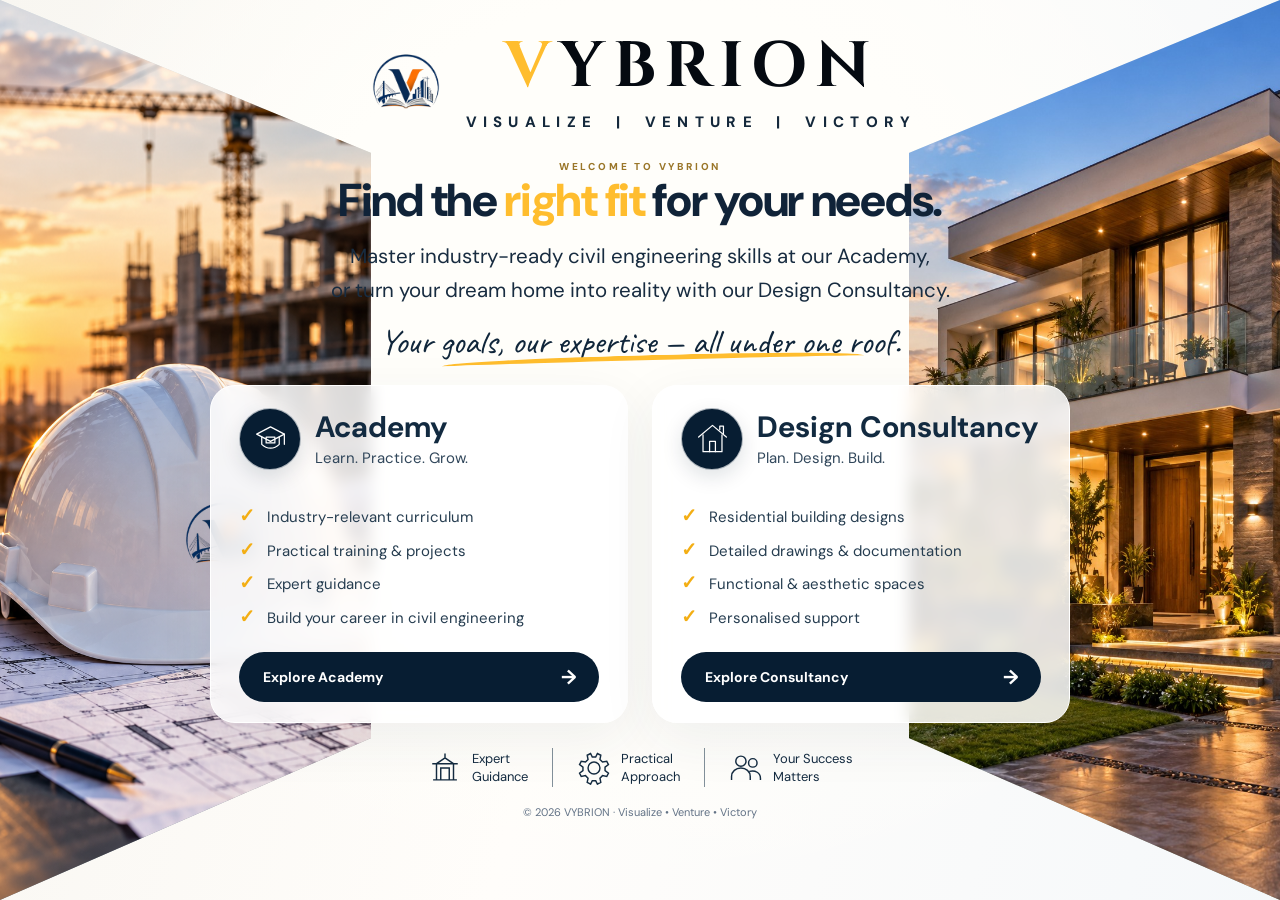
<file: index.html>
<!DOCTYPE html>
<html lang="en">
<head>
<meta charset="UTF-8">
<meta name="viewport" content="width=device-width, initial-scale=1.0">
<meta name="description" content="VYBRION — Visualize, Venture, Victory. Choose Civil Tech Academy or Design Consultancy.">
<title>VYBRION | Visualize • Venture • Victory</title>
<link rel="preconnect" href="https://fonts.googleapis.com">
<link rel="preconnect" href="https://fonts.gstatic.com" crossorigin>
<link href="https://fonts.googleapis.com/css2?family=DM+Sans:wght@400;500;600;700;800&family=Playfair+Display:wght@600;700;800&family=Caveat:wght@500;600&display=swap" rel="stylesheet">
<style>
:root{--navy:#071d32;--navy2:#102d49;--gold:#ffbd2e;--ink:#10283e;--muted:#52677b;--white:#fff;--paper:#f8f7f3}
*{box-sizing:border-box}
html{scroll-behavior:smooth}
body{margin:0;font-family:"DM Sans",sans-serif;color:var(--ink);background:var(--paper);min-height:100vh}
a{color:inherit;text-decoration:none}
button,a{-webkit-tap-highlight-color:transparent}
.page{min-height:100vh;position:relative;isolation:isolate;overflow:hidden;background:linear-gradient(105deg,#f8f6f1 0%,#fffdfa 48%,#f5f8fa 100%)}
.page:before{content:"";position:absolute;z-index:-2;inset:0;background:radial-gradient(ellipse at 50% 35%,#fffefa 0%,#fffefa 38%,transparent 72%)}
.corner-ribbon{display:none!important}
.side-scene{position:absolute;z-index:-1;top:0;bottom:0;width:25%;overflow:hidden;opacity:.96}
.side-scene.left{left:0;background:linear-gradient(180deg,#d6e3e7,#e8d1ac 50%,#71899a)}
.side-scene.right{right:0;width:27%;background:linear-gradient(180deg,#d9e8f0,#f3f3ed 46%,#9aaa90)}
.side-scene:before{content:"";position:absolute;inset:0;background:linear-gradient(90deg,transparent 65%,var(--paper) 100%);z-index:2}
.side-scene.right:before{background:linear-gradient(270deg,transparent 45%,var(--paper) 100%)}
.crane{position:absolute;top:17%;left:12%;width:85%;height:34%;border-top:2px solid #687f8d;transform:rotate(-2deg);opacity:.6}
.crane:before{content:"";position:absolute;left:12%;top:0;height:100%;border-left:2px solid #687f8d}
.crane:after{content:"";position:absolute;left:12%;top:0;width:75%;height:100%;background:repeating-linear-gradient(26deg,transparent 0 22px,#718795 23px 24px),repeating-linear-gradient(-26deg,transparent 0 22px,#718795 23px 24px)}
.building{position:absolute;bottom:12%;left:12%;width:72%;height:38%;border:3px solid #657c8d;background:linear-gradient(110deg,#8e9ca5aa,#e6e9e8bb);box-shadow:12px 15px 0 #344e601e}
.building:before{content:"";position:absolute;inset:12px;background:repeating-linear-gradient(90deg,transparent 0 28px,#62798a 29px 31px),repeating-linear-gradient(0deg,transparent 0 35px,#62798a 36px 38px)}
.blueprint{position:absolute;bottom:3%;left:3%;width:94%;height:15%;border:1px solid #718493;background:repeating-linear-gradient(0deg,transparent 0 13px,#8295a0 14px 15px),repeating-linear-gradient(90deg,transparent 0 22px,#8295a0 23px 24px);transform:perspective(250px) rotateX(45deg);opacity:.8}
.right-house{position:absolute;left:3%;right:2%;bottom:16%;height:43%;background:linear-gradient(145deg,#fdfdf9,#c8d0d2);border:3px solid #72828b;box-shadow:0 16px 0 #314d5b20}
.right-house:before{content:"";position:absolute;left:-8%;top:-22px;width:116%;height:22px;background:#23394b;transform:skewY(-5deg);border-bottom:4px solid var(--gold)}
.right-house:after{content:"";position:absolute;inset:16px;background:repeating-linear-gradient(90deg,transparent 0 29%,#566e7b 30% 31%,transparent 32% 48%),repeating-linear-gradient(0deg,transparent 0 38%,#566e7b 39% 40%,transparent 41% 70%,#566e7b 71% 72%);box-shadow:inset 0 0 0 2px #71828a}
.tree{position:absolute;bottom:13%;width:35px;height:120px;background:linear-gradient(90deg,#6b523d 0 22%,transparent 23%)}
.tree:before{content:"";position:absolute;top:0;left:-28px;width:85px;height:82px;background:#55785d;clip-path:polygon(50% 0,100% 72%,75% 72%,100% 100%,0 100%,25% 72%,0 72%)}
.tree.one{right:7%}.tree.two{left:4%;transform:scale(.7)}
.content{width:min(1120px,94%);margin:0 auto;position:relative;z-index:2;padding:35px 0 25px;text-align:center}
.brand{display:flex;align-items:center;justify-content:center;gap:18px;margin:0 auto 28px}
.brand img{width:84px;height:78px;object-fit:contain}
.wordmark{font-weight:800;font-size:clamp(35px,5vw,64px);letter-spacing:.12em;line-height:1;color:#050a11}
.brand-v{color:var(--gold)}
.tagline{font-size:clamp(10px,1.2vw,15px);letter-spacing:.42em;font-weight:800;margin-top:13px;color:#14283b}
h1{font-size:clamp(27px,3.6vw,50px);line-height:1.18;margin:0 0 13px;color:#102338;font-weight:800;letter-spacing:-1.3px}
h1 em{font-style:normal;color:var(--gold)}
.intro{font-size:clamp(14px,1.6vw,21px);line-height:1.65;margin:0 auto;max-width:790px;color:#182c40}
.script-line{font-family:"Caveat",cursive;font-size:clamp(22px,2.7vw,36px);margin:12px 0 22px;color:#10263b;position:relative;display:inline-block}
.script-line:after{content:"";position:absolute;left:12%;right:7%;height:7px;bottom:-4px;border-top:5px solid var(--gold);border-radius:50%;transform:rotate(-1.5deg)}
.choices{display:grid;grid-template-columns:repeat(2,minmax(0,1fr));gap:24px;width:100%;max-width:900px;margin:0 auto;text-align:left;align-items:stretch}
.choice{position:relative;background:#ffffffd9;border:1px solid #fff;border-radius:25px;padding:22px 28px 20px;box-shadow:0 16px 55px #24394b12;backdrop-filter:blur(8px);transition:transform .28s ease,box-shadow .28s ease,border-color .28s ease;animation:enter .65s ease both}
.choice:nth-child(2){animation-delay:.12s}
.choice:hover{transform:translateY(-7px);box-shadow:0 24px 65px #24394b22;border-color:#ffbd2e99}
.choice-head{display:flex;align-items:center;gap:14px;margin-bottom:12px}
.icon{flex:0 0 62px;width:62px;height:62px;border-radius:50%;display:grid;place-items:center;background:var(--navy);color:white;border:1px solid #ffffffaa;box-shadow:0 7px 20px #071d3220}
.icon svg{width:35px;height:35px;stroke:currentColor;fill:none;stroke-width:1.7;stroke-linecap:round;stroke-linejoin:round}
.choice h2{font-size:clamp(22px,2.3vw,30px);line-height:1.2;margin:0 0 3px;color:#122a40}
.subtitle{margin:0;color:#31475b;font-size:15px}
.benefits{list-style:none;padding:0;margin:13px 0 19px;display:grid;gap:6px}
.benefits li{font-size:clamp(12px,1.25vw,15px);line-height:1.45;color:#263d50}
.benefits li:before{content:"✓";font-weight:900;color:#f3ae14;font-size:19px;margin-right:12px}
.cta{display:flex;align-items:center;justify-content:space-between;gap:15px;background:var(--navy);color:#fff;border-radius:999px;padding:12px 17px 12px 24px;font-size:14px;font-weight:700;transition:background .2s,transform .2s}
.cta:hover{background:#174568;transform:translateY(-2px)}
.cta .arrow{width:26px;height:26px;display:grid;place-items:center;font-size:20px}
.trust{display:flex;justify-content:center;align-items:center;gap:24px;margin:25px auto 0;max-width:650px}
.trust-item{display:flex;align-items:center;gap:10px;text-align:left;color:#142b40;font-size:13px;line-height:1.35}
.trust-item svg{width:34px;height:34px;stroke:currentColor;fill:none;stroke-width:1.7;flex:0 0 34px}
.trust-divider{width:1px;height:39px;background:#82909a}
footer{font-size:11px;color:#627286;padding:18px 0 0}
@keyframes enter{from{opacity:0;transform:translateY(18px)}to{opacity:1;transform:translateY(0)}}
@media(min-width:1400px){.content{padding-top:44px}.brand{margin-bottom:34px}.choices{max-width:900px}.choice{padding:26px 30px 22px}}
@media(max-width:900px){.side-scene{width:17%;opacity:.35}.side-scene.right{width:18%}.content{width:92%;padding-top:28px}.brand img{width:65px;height:62px}.brand{margin-bottom:24px}.choices{max-width:760px;gap:16px}.choice{padding:20px}.trust{margin-top:23px}}
@media(max-width:620px){.page{background:linear-gradient(160deg,#f9f7f1,#fff 55%,#f3f6f8)}.side-scene{width:32%;height:180px;bottom:auto;opacity:.13}.side-scene.left{top:0}.side-scene.right{top:auto;bottom:0;height:200px;width:40%}.content{width:92%;padding:20px 0 18px}.brand{gap:10px;margin-bottom:23px}.brand img{width:49px;height:48px}.wordmark{font-size:clamp(25px,7vw,38px);letter-spacing:.1em}.tagline{font-size:8px;letter-spacing:.24em;margin-top:8px}.main-title br{display:none}h1{font-size:clamp(27px,7.5vw,38px);letter-spacing:-.7px;margin-bottom:10px}.intro{font-size:14px;line-height:1.6}.script-line{font-size:25px;margin:10px 0 22px}.choices{grid-template-columns:1fr;gap:13px;max-width:420px}.choice{padding:17px 19px 16px;border-radius:20px}.choice-head{gap:12px;margin-bottom:7px}.icon{width:51px;height:51px;flex-basis:51px}.icon svg{width:29px;height:29px}.choice h2{font-size:23px}.subtitle{font-size:13px}.benefits{gap:4px;margin:9px 0 14px}.benefits li{font-size:12px}.cta{font-size:12px;padding:10px 13px 10px 18px}.trust{gap:10px;margin-top:22px;max-width:410px}.trust-item{font-size:10px;gap:5px}.trust-item svg{width:24px;height:24px;flex-basis:24px}.trust-divider{height:30px}.corner-ribbon{width:250px;height:180px;right:-115px;bottom:-110px;border-top-width:20px}footer{padding-top:16px}}
@media(prefers-reduced-motion:reduce){*,*:before,*:after{scroll-behavior:auto!important;animation:none!important;transition:none!important}}

/* Coordinated architectural side photos with matching diagonal cuts */
.side-scene{width:27%;opacity:1;background:none;overflow:hidden}
.side-scene.left{
  left:0;width:29%;
  clip-path:polygon(0 0,100% 17%,100% 82%,0 100%);
}
.side-scene.right{
  right:0;width:29%;
  clip-path:polygon(0 17%,100% 0,100% 100%,0 82%);
}
.side-photo{display:block;width:100%;height:100%;object-fit:cover;object-position:center}
.side-scene.left .side-photo{object-position:57% center}
.side-scene.right .side-photo{object-position:55% center}
.side-scene:before{display:none}
@media(max-width:900px){
  .side-scene{width:24%;opacity:.82}
  .side-scene.right{width:25%}
  .side-scene.left{clip-path:polygon(0 0,100% 13%,100% 87%,0 100%)}
  .side-scene.right{clip-path:polygon(0 13%,100% 0,100% 100%,0 87%)}
}
@media(max-width:620px){
  .side-scene{width:34%;height:240px;top:0;bottom:auto;opacity:.28;
    clip-path:polygon(0 0,100% 12%,100% 82%,0 100%)}
  .side-scene.right{top:auto;bottom:0;height:250px;width:39%;
    clip-path:polygon(0 18%,100% 0,100% 100%,0 84%)}
}


/* Final layout fixes: balanced cards and no decorative corner triangles */
.corner-ribbon{display:none!important}
.choices{width:100%;max-width:900px;grid-template-columns:repeat(2,minmax(0,1fr));gap:24px;margin-inline:auto}
.choice{min-width:0;width:100%}
@media(max-width:620px){.choices{grid-template-columns:minmax(0,1fr);max-width:420px;gap:13px}}

/* Card alignment fix: leave a clear gutter between cards and side photos */
.choices{
  width:calc(100% - 56px) !important;
  max-width:860px !important;
  margin-left:auto !important;
  margin-right:auto !important;
  grid-template-columns:repeat(2,minmax(0,1fr)) !important;
  gap:24px !important;
}
.choices > .choice{
  width:100% !important;
  min-width:0 !important;
  margin:0 !important;
}
@media (min-width: 901px){
  .content{width:min(1120px,94%)}
}
@media (max-width: 900px){
  .choices{width:calc(100% - 36px) !important;gap:16px !important}
}
@media (max-width: 620px){
  .choices{
    width:100% !important;
    max-width:420px !important;
    grid-template-columns:minmax(0,1fr) !important;
    gap:13px !important;
  }
}


/* Final layout refinements: equal cards and aligned Explore buttons */
.choices { align-items: stretch; }
.choice { display: flex; flex-direction: column; height: 100%; }
.choice-head { margin-bottom: 18px; }
.benefits { flex: 1 1 auto; margin-top: 14px; margin-bottom: 22px; }
.cta { margin-top: auto; min-height: 48px; }
@media (max-width: 620px) {
  .choice-head { margin-bottom: 16px; }
  .benefits { margin-top: 12px; margin-bottom: 18px; }
}

</style>
<link rel="preconnect" href="https://fonts.googleapis.com">
<link rel="preconnect" href="https://fonts.gstatic.com" crossorigin>
<link href="https://fonts.googleapis.com/css2?family=Cinzel:wght@500;600;700;800&family=Manrope:wght@400;500;600;700;800&display=swap" rel="stylesheet">
<style id="vybrion-wordmark-font-update">
/* Unified VYBRION brand typography */
.wordmark{font-family:"Cinzel",serif!important;font-weight:700!important;letter-spacing:.13em!important;font-kerning:normal}
.brand-v{font-family:"Cinzel",serif!important}
</style>
</head>
<body>
<div class="page">
  <div class="side-scene left" aria-hidden="true"><img class="side-photo" src="assets/construction-cap-vybrion.png" alt=""></div>
  <div class="side-scene right" aria-hidden="true"><img class="side-photo" src="assets/modern-home.jpg" alt=""></div>
  <main class="content">
    <header class="brand">
      <img src="assets/logo.png" alt="VYBRION logo">
      <div>
        <div class="wordmark"><span class="brand-v">V</span>YBRION</div>
        <div class="tagline">VISUALIZE&nbsp; | &nbsp;VENTURE&nbsp; | &nbsp;VICTORY</div>
      </div>
    </header>
    <div class="eyebrow" style="color:#9a7629;font-size:10px;font-weight:800;letter-spacing:2.8px">WELCOME TO VYBRION</div>
    <h1 class="main-title">Find the <em>right fit</em> for your needs.</h1>
    <p class="intro">Master industry-ready civil engineering skills at our Academy,<br class="desktop-break"> or turn your dream home into reality with our Design Consultancy.</p>
    <div class="script-line">Your goals, our expertise — all under one roof.</div>

    <section class="choices" aria-label="Choose a VYBRION service">
      <a class="choice" href="academy.html">
        <div class="choice-head">
          <div class="icon" aria-hidden="true"><svg viewBox="0 0 48 48"><path d="M5 18 24 8l19 10-19 10L5 18Z"/><path d="M12 22v10c7 7 17 7 24 0V22"/><path d="M43 18v14"/><path d="M18 22h12v8H18z"/></svg></div>
          <div><h2>Academy</h2><p class="subtitle">Learn. Practice. Grow.</p></div>
        </div>
        <ul class="benefits"><li>Industry-relevant curriculum</li><li>Practical training &amp; projects</li><li>Expert guidance</li><li>Build your career in civil engineering</li></ul>
        <div class="cta"><span>Explore Academy</span><span class="arrow">→</span></div>
      </a>
      <a class="choice" href="design.html">
        <div class="choice-head">
          <div class="icon" aria-hidden="true"><svg viewBox="0 0 48 48"><path d="M5 22 24 6l19 16"/><path d="M11 19v23h26V19"/><path d="M20 42V28h8v14"/><path d="M34 12V7h5v10"/></svg></div>
          <div><h2>Design Consultancy</h2><p class="subtitle">Plan. Design. Build.</p></div>
        </div>
        <ul class="benefits"><li>Residential building designs</li><li>Detailed drawings &amp; documentation</li><li>Functional &amp; aesthetic spaces</li><li>Personalised support</li></ul>
        <div class="cta"><span>Explore Consultancy</span><span class="arrow">→</span></div>
      </a>
    </section>

    <div class="trust" aria-label="Our values">
      <div class="trust-item"><svg viewBox="0 0 40 40"><path d="M6 34h28M10 34V15l10-7 10 7v19M15 34V20h10v14M5 15h30M20 8V3"/></svg><span>Expert<br>Guidance</span></div>
      <div class="trust-divider"></div>
      <div class="trust-item"><svg viewBox="0 0 40 40"><circle cx="20" cy="20" r="7"/><path d="m16 3 2 4h4l2-4 4 2-1 5 3 3 5-1 2 4-4 3v4l4 3-2 4-5-1-3 3 1 5-4 2-2-4h-4l-2 4-4-2 1-5-3-3-5 1-2-4 4-3v-4l-4-3 2-4 5 1 3-3-1-5z"/></svg><span>Practical<br>Approach</span></div>
      <div class="trust-divider"></div>
      <div class="trust-item"><svg viewBox="0 0 40 40"><circle cx="14" cy="12" r="6"/><circle cx="28" cy="14" r="5"/><path d="M3 34v-4c0-6 5-10 11-10s11 4 11 10v4M24 24c7-2 13 2 13 8v2"/></svg><span>Your Success<br>Matters</span></div>
    </div>
    <footer>© 2026 VYBRION · Visualize • Venture • Victory</footer>
  </main>
</div>
</body>
</html>
</file>
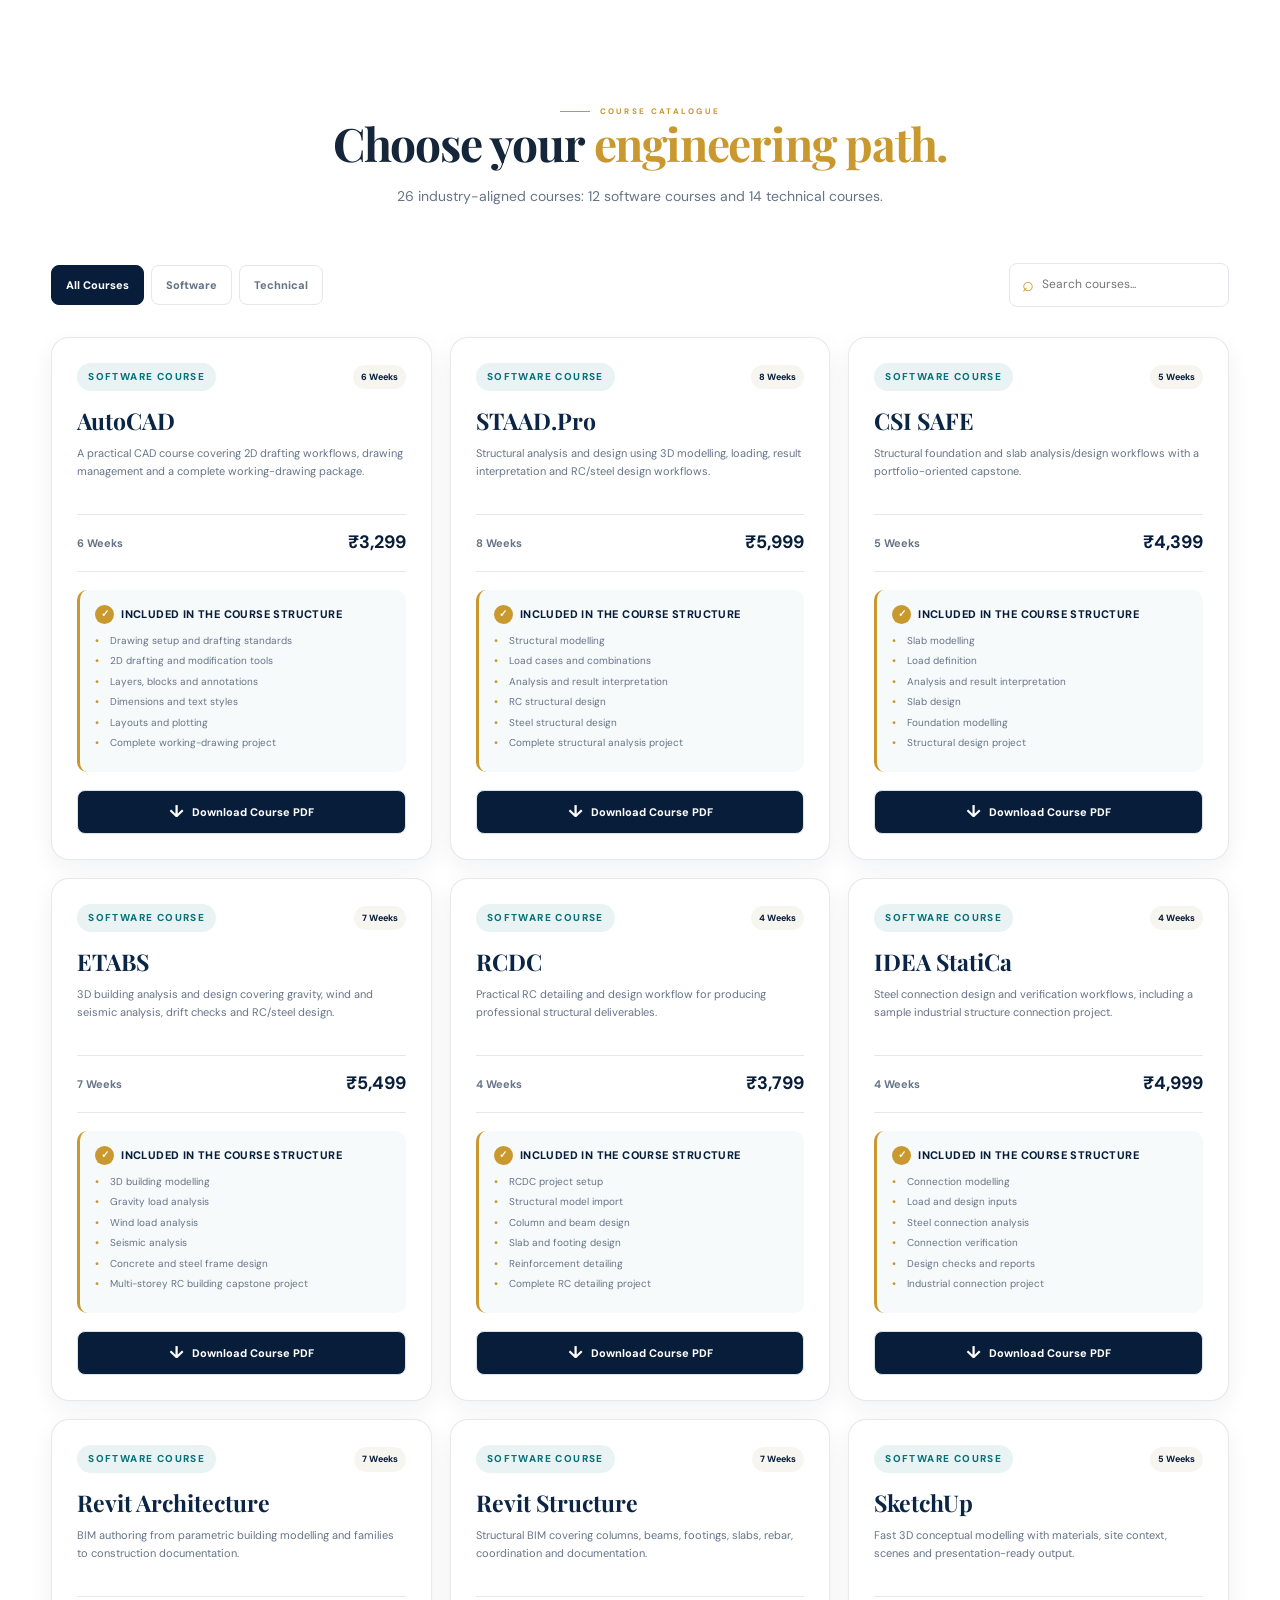
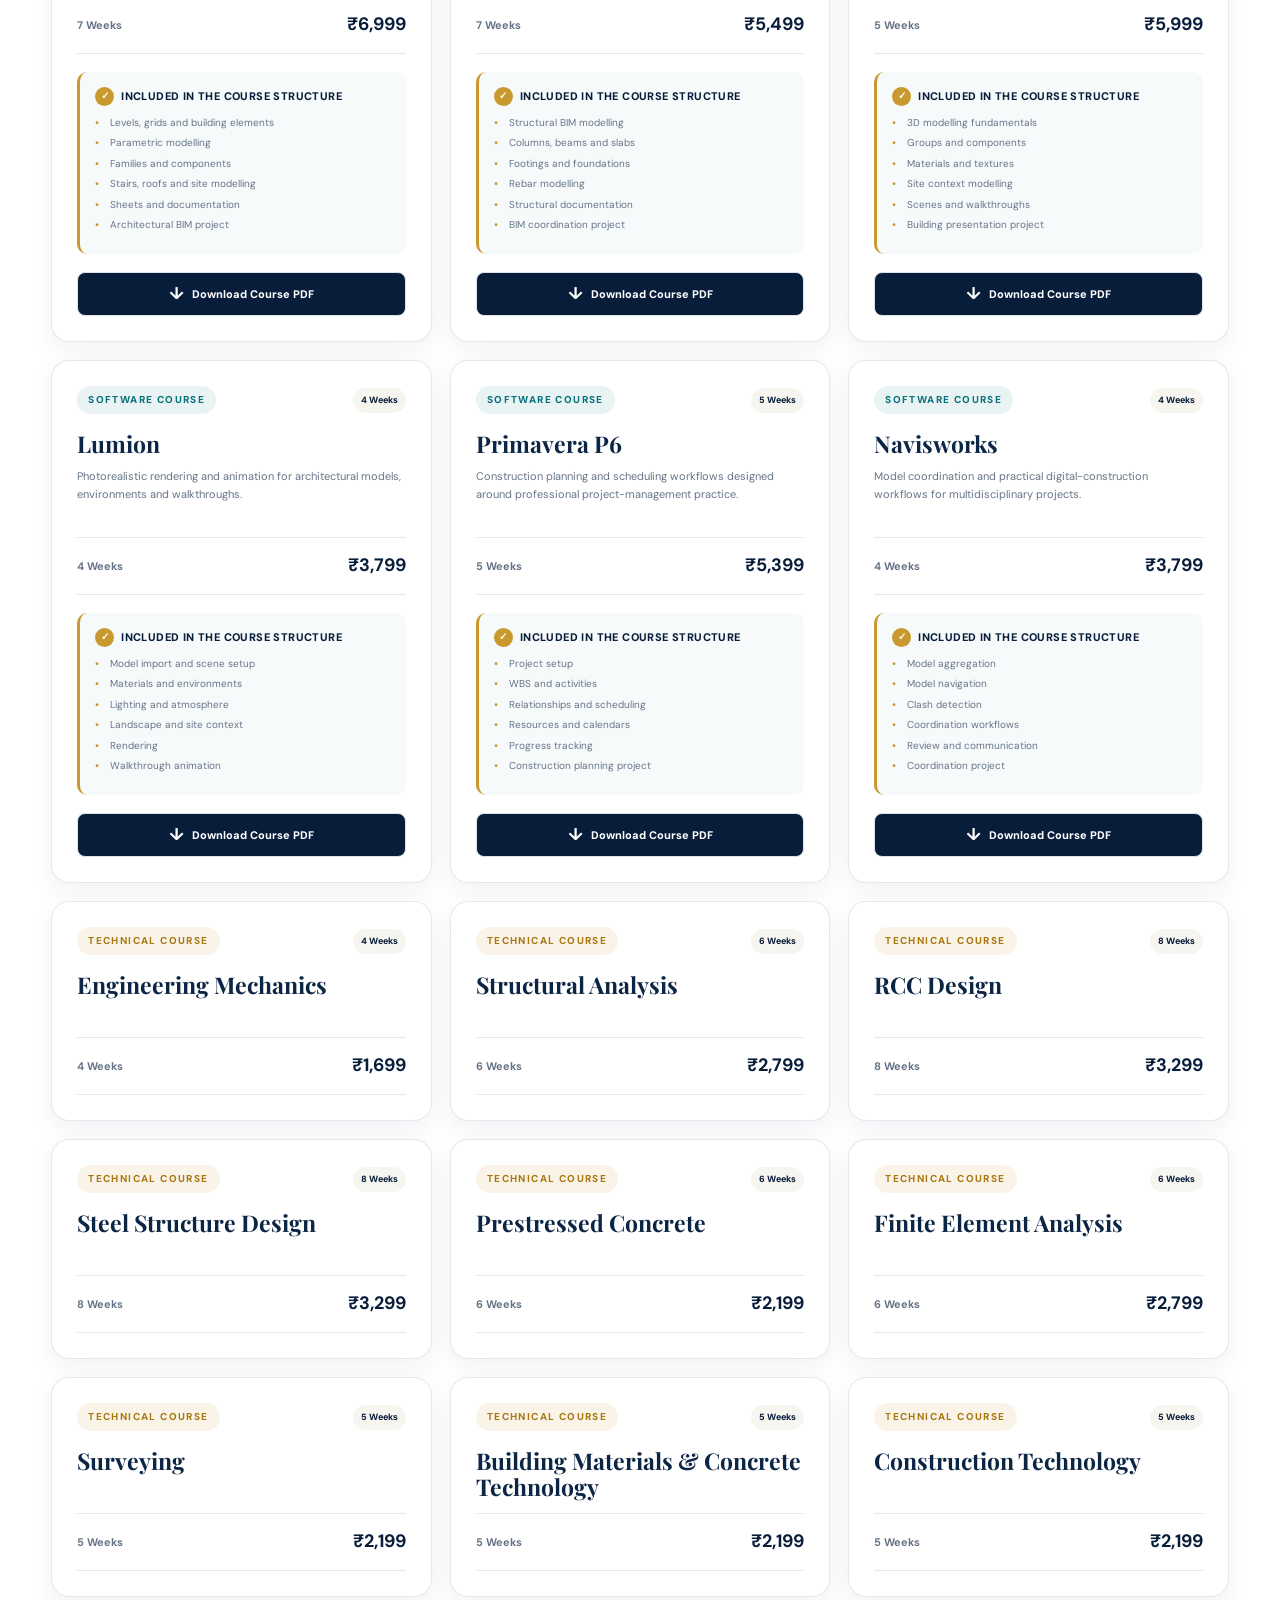
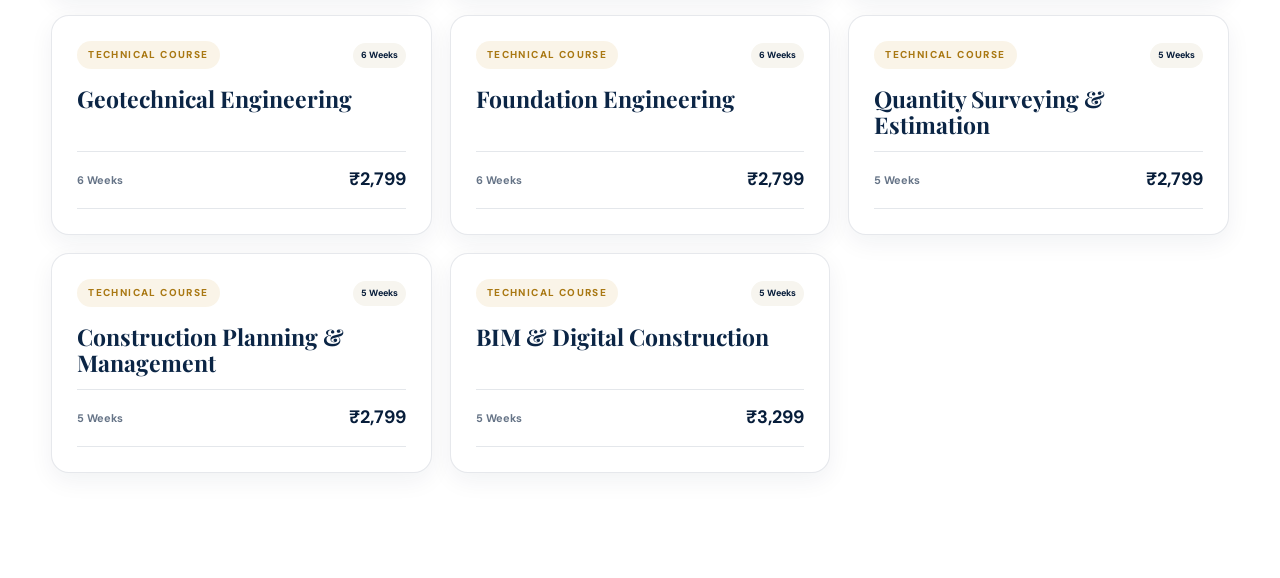
<file: courses.html>
<!DOCTYPE html>
<html lang="en">
<head>
    <meta charset="UTF-8">
    <meta name="viewport" content="width=device-width, initial-scale=1.0">
    <meta name="description" content="VYBRION Civil Tech Academy — Learn Beyond. Industry-aligned civil engineering software and technical courses with practical projects, portfolios and certification.">
    <title>VYBRION | Civil Tech Academy</title>
    <link rel="stylesheet" href="styles.css">
</head>
<body>

<section class="section courses-section" id="courses">
    <div class="container">
        <div class="section-heading">
            <div class="section-kicker">COURSE CATALOGUE</div>
            <h2>Choose your <em>engineering path.</em></h2>
            <p>26 industry-aligned courses: 12 software courses and 14 technical courses.</p>
        </div>

        <div class="course-controls">
            <div class="filter-group" role="tablist" aria-label="Course category">
                <button class="filter active" data-filter="all">All Courses</button>
                <button class="filter" data-filter="software">Software</button>
                <button class="filter" data-filter="technical">Technical</button>
            </div>
            <label class="search-box">
                <span>⌕</span>
                <input id="courseSearch" type="search" placeholder="Search courses...">
            </label>
        </div>

        <div class="course-grid" id="courseGrid"></div>
    </div>
</section>
<script src="courses.js"></script>

</body>
</file>
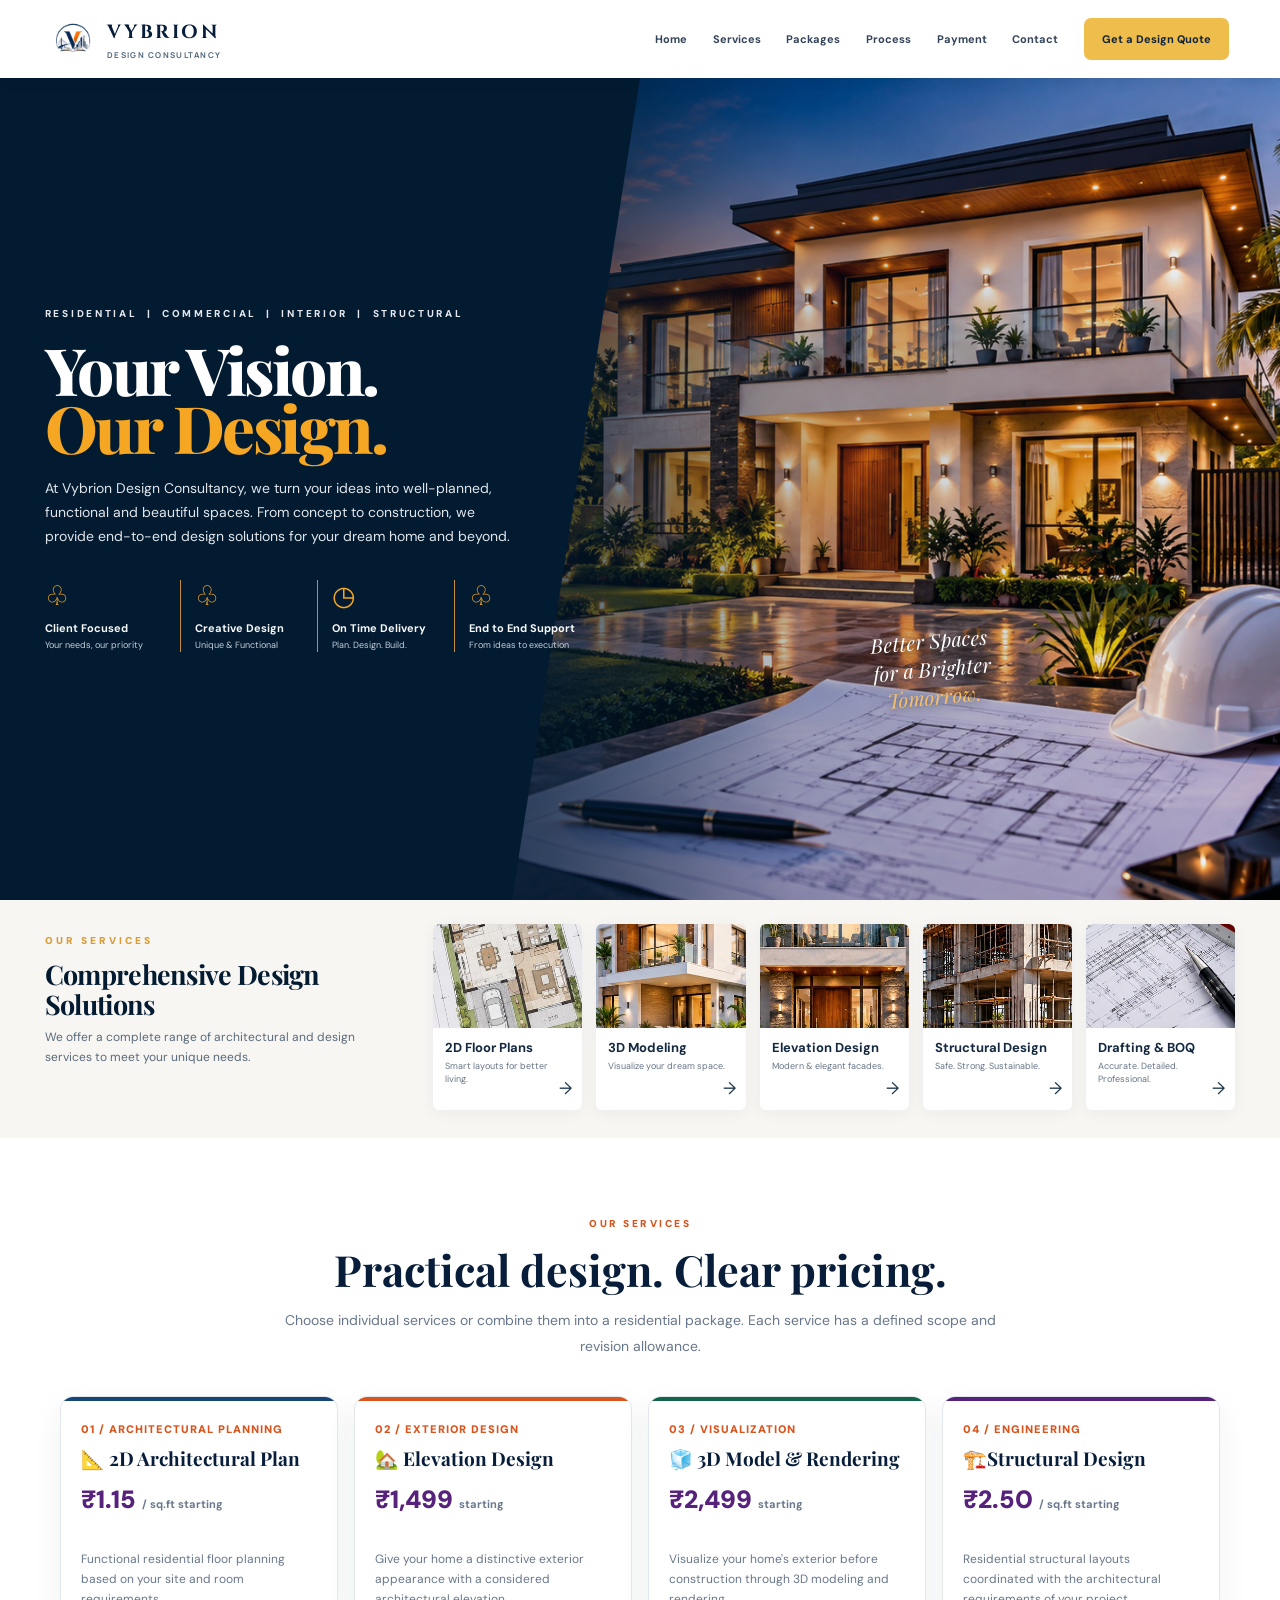
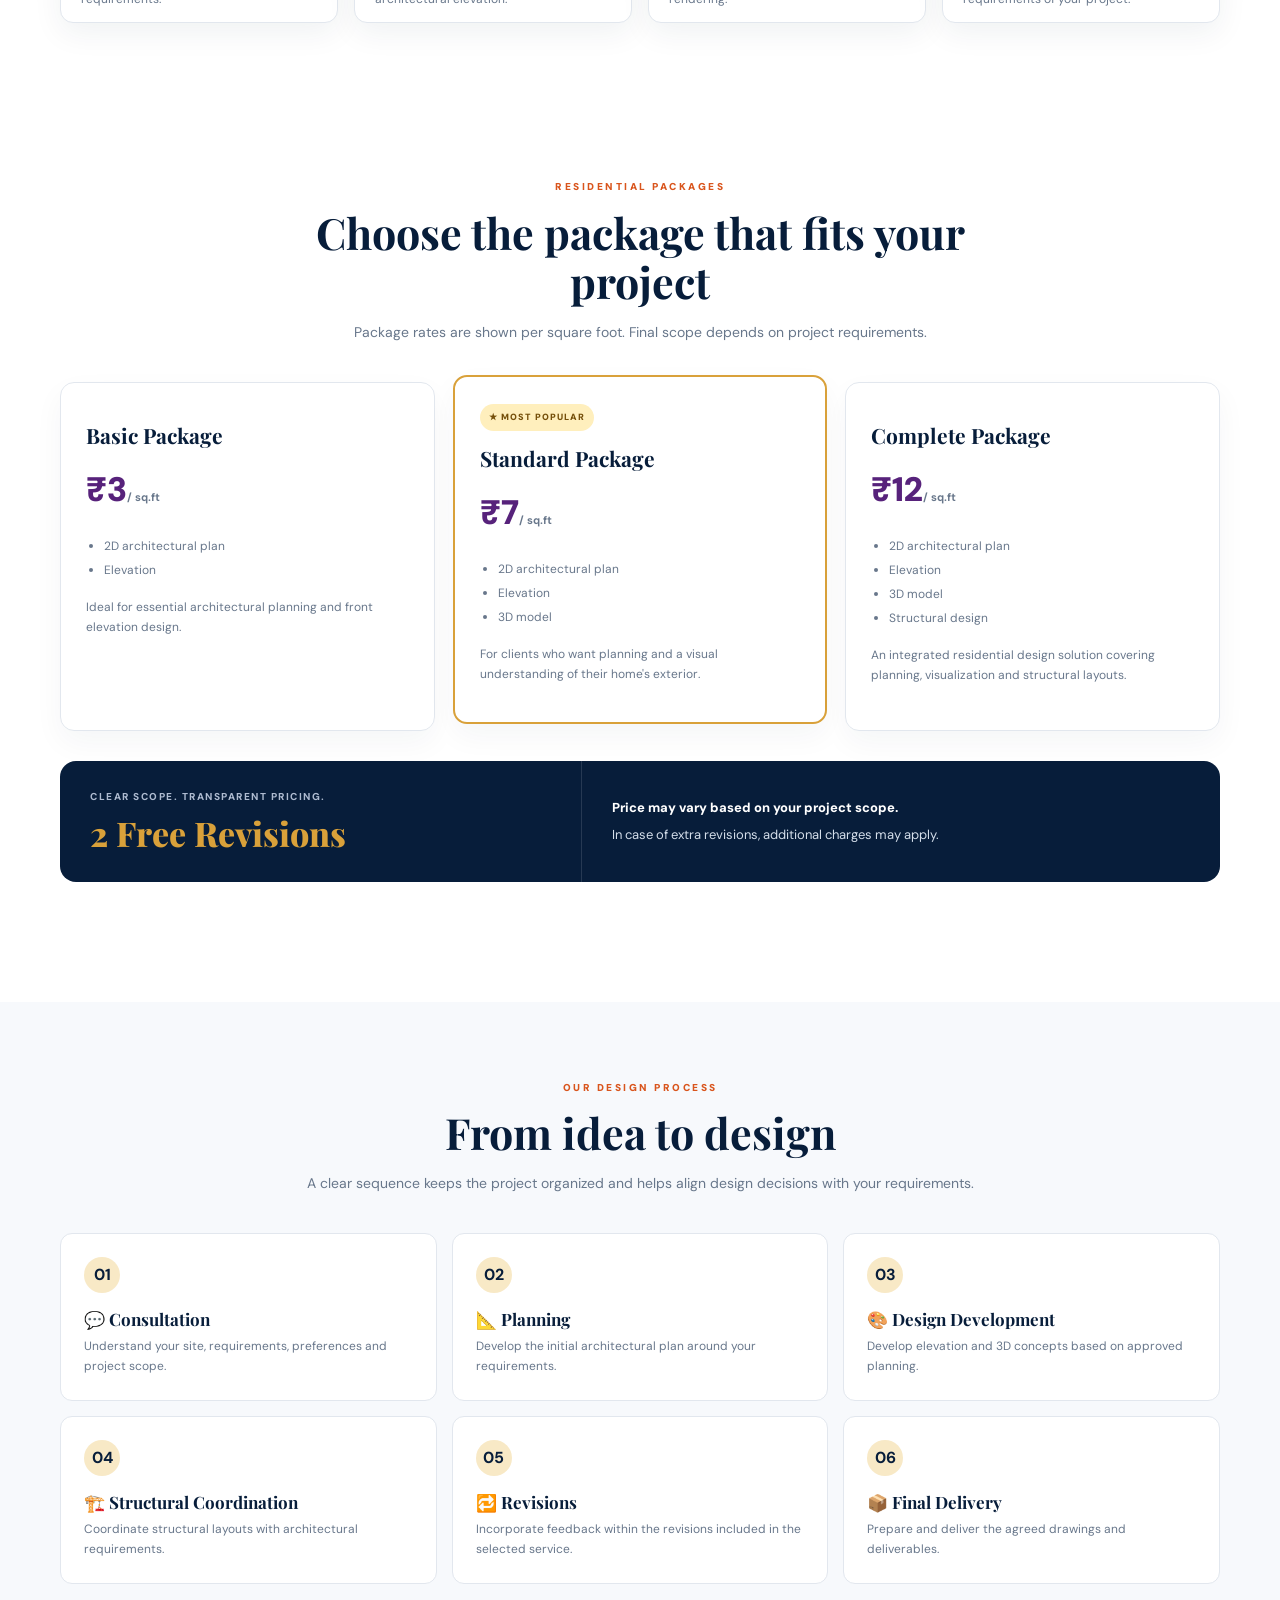
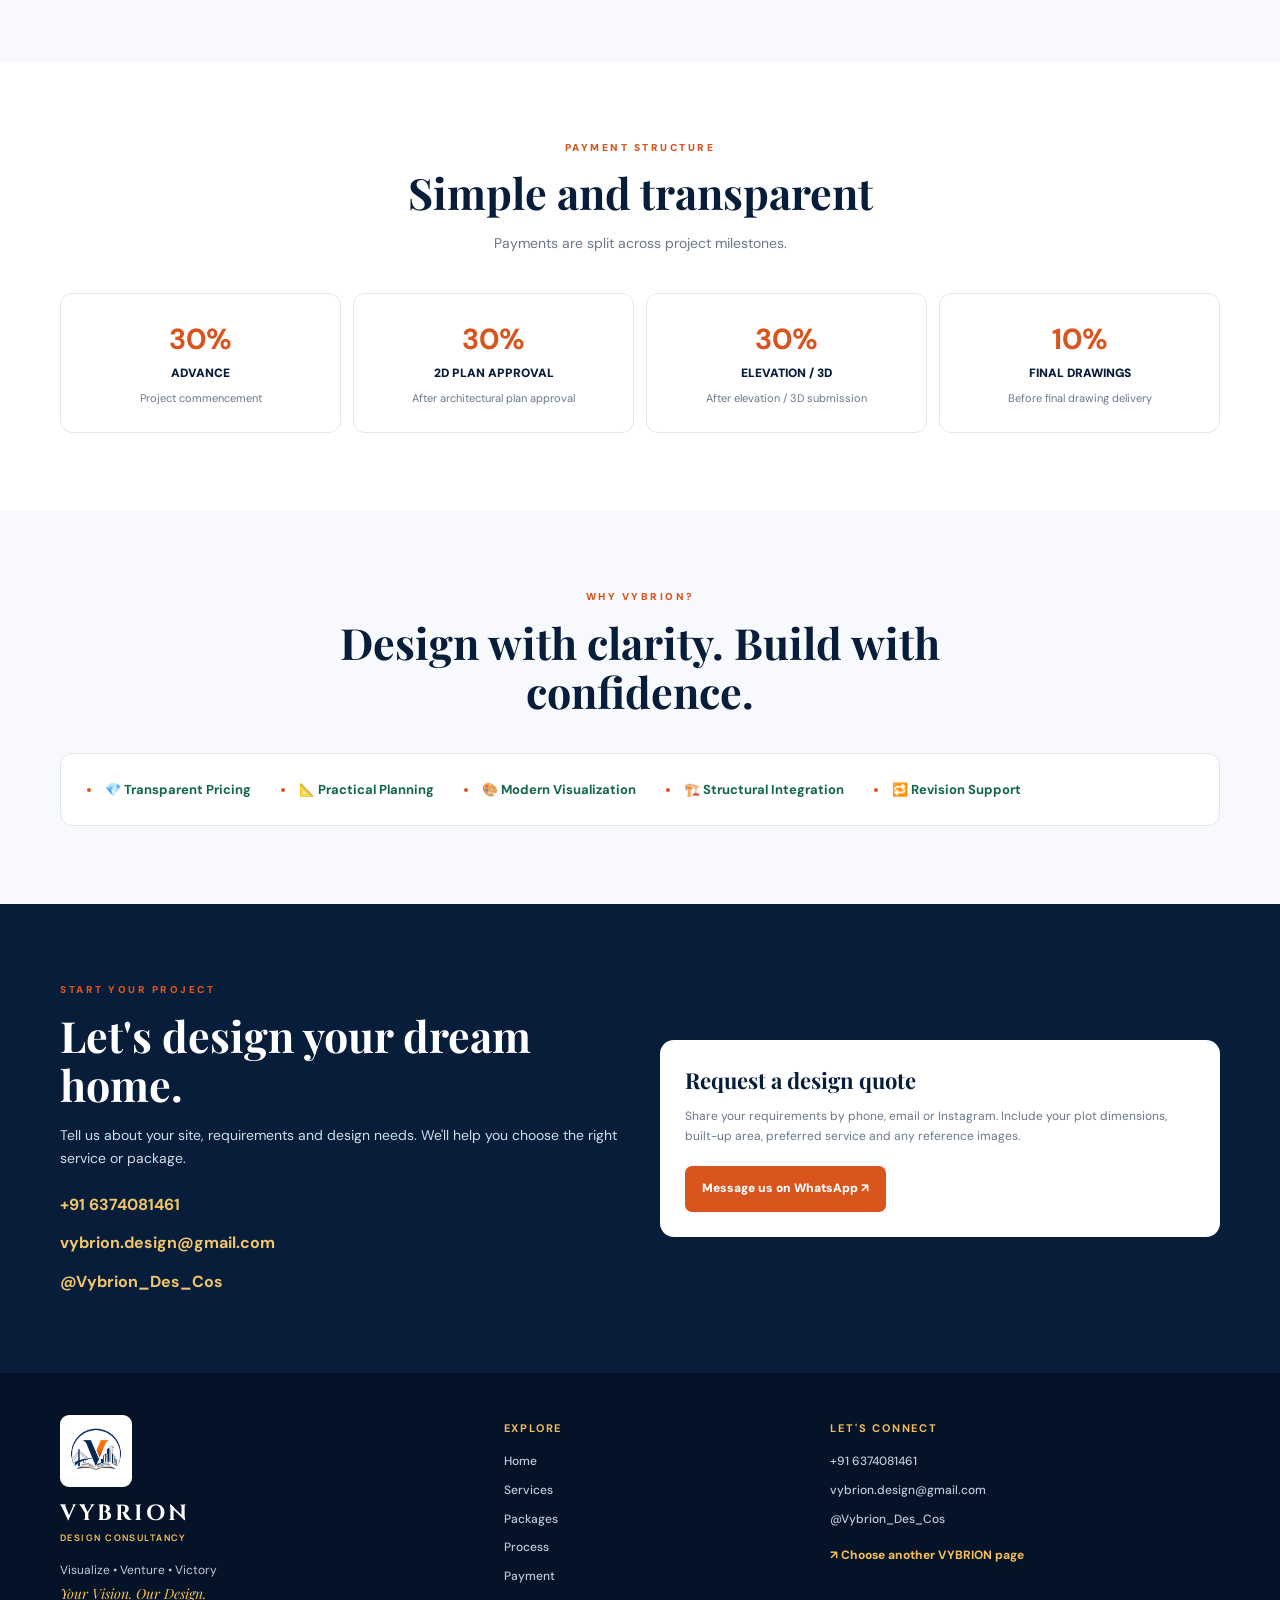
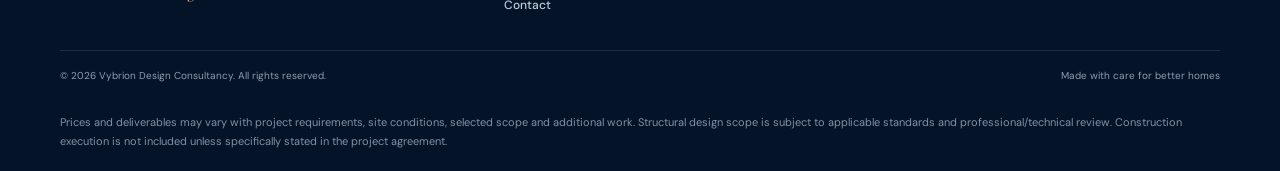
<file: design.html>
<!DOCTYPE html><html lang="en"><head><meta charset="UTF-8"><meta name="viewport" content="width=device-width, initial-scale=1.0"><meta name="description" content="VYBRION Design Consultancy — residential 2D plans, elevation design, 3D visualization and structural design."><title>Vybrion Design Consultancy | Design • Visualize • Build</title><link rel="stylesheet" href="design.css"><link rel="preconnect" href="https://fonts.googleapis.com">
<link rel="preconnect" href="https://fonts.gstatic.com" crossorigin>
<link href="https://fonts.googleapis.com/css2?family=Cinzel:wght@500;600;700;800&family=Manrope:wght@400;500;600;700;800&display=swap" rel="stylesheet">
<style id="vybrion-wordmark-font-update">
/* Unified VYBRION brand typography */
.home-brand>span,.footer-brand>strong{font-family:"Cinzel",serif!important;font-weight:700!important;letter-spacing:.14em!important}
.home-brand>span small,.footer-brand>span{font-family:"Manrope",sans-serif!important;font-weight:700!important;letter-spacing:.16em!important}
</style>
</head><body>
<!-- Navigation is integrated into the redesigned hero to match the reference UI. -->
<main><section class="hero home-design-hero" id="home">
  <div class="home-hero-photo" aria-hidden="true">
    <img src="assets/home-design-hero.png" alt="">
  </div>
  <div class="home-hero-shade" aria-hidden="true"></div>

  <div class="home-hero-top container">
    <a class="brand home-brand" href="#home">
      <img src="assets/logo.png" alt="Vybrion logo">
      <span>VYBRION<small>DESIGN CONSULTANCY</small></span>
    </a>
    <nav class="home-nav" aria-label="Main navigation">
      <a class="active" href="#home">Home</a>
      <a href="#services">Services</a>
      <a href="#packages">Packages</a>
      <a href="#process">Process</a>
      <a href="#payment">Payment</a>
      <a href="#contact">Contact</a>
      <a class="home-nav-quote" href="#contact">Get a Design Quote</a>
    </nav>
    <button class="menu" id="menuToggle" aria-label="Open navigation" aria-expanded="false"><span></span><span></span><span></span></button>
  </div>

  <div class="container home-hero-content">
    <div class="home-hero-copy">
      <div class="home-eyebrow">RESIDENTIAL&nbsp; | &nbsp;COMMERCIAL&nbsp; | &nbsp;INTERIOR&nbsp; | &nbsp;STRUCTURAL</div>
      <h1>Your Vision.<br><em>Our Design.</em></h1>
      <p>At Vybrion Design Consultancy, we turn your ideas into well-planned, functional and beautiful spaces. From concept to construction, we provide end-to-end design solutions for your dream home and beyond.</p>
      <div class="home-hero-benefits">
        <div><span class="benefit-icon">♧</span><strong>Client Focused</strong><small>Your needs, our priority</small></div>
        <div><span class="benefit-icon">♧</span><strong>Creative Design</strong><small>Unique &amp; Functional</small></div>
        <div><span class="benefit-icon">◷</span><strong>On Time Delivery</strong><small>Plan. Design. Build.</small></div>
        <div><span class="benefit-icon">♧</span><strong>End to End Support</strong><small>From ideas to execution</small></div>
      </div>
    </div>
    <div class="home-hero-tagline">Better Spaces<br>for a Brighter<br><em>Tomorrow.</em></div>
  </div>
</section>

<section class="home-services-preview" id="services">
  <div class="container home-services-layout">
    <div class="home-services-intro">
      <div class="home-services-kicker">OUR SERVICES</div>
      <h2>Comprehensive Design Solutions</h2>
      <p>We offer a complete range of architectural and design services to meet your unique needs.</p>
    </div>
    <div class="home-service-tiles">
      <a class="home-service-tile tile-plan" href="#plan">
        <div class="tile-image"><img src="assets/service-2d-floor-plans.jpg" alt="Architectural floor plan drawing"></div><div class="tile-copy"><h3>2D Floor Plans</h3><p>Smart layouts for better living.</p><span>→</span></div>
      </a>
      <a class="home-service-tile tile-model" href="#model">
        <div class="tile-image"><img src="assets/service-3d-modeling.jpg" alt="Photorealistic 3D architectural house model"></div><div class="tile-copy"><h3>3D Modeling</h3><p>Visualize your dream space.</p><span>→</span></div>
      </a>
      <a class="home-service-tile tile-elevation" href="#elevation">
        <div class="tile-image"><img src="assets/service-elevation-design.jpg" alt="Modern house elevation design"></div><div class="tile-copy"><h3>Elevation Design</h3><p>Modern &amp; elegant facades.</p><span>→</span></div>
      </a>
      <a class="home-service-tile tile-structure" href="#structural">
        <div class="tile-image"><img src="assets/service-structural-design.jpg" alt="Structural frame and engineering design"></div><div class="tile-copy"><h3>Structural Design</h3><p>Safe. Strong. Sustainable.</p><span>→</span></div>
      </a>
      <a class="home-service-tile tile-drafting" href="#plan">
        <div class="tile-image"><img src="assets/service-drafting-boq.jpg" alt="Architectural drafting plans and BOQ documents"></div><div class="tile-copy"><h3>Drafting &amp; BOQ</h3><p>Accurate. Detailed. Professional.</p><span>→</span></div>
      </a>
    </div>
  </div>
</section>
<section class="section" id="services"><div class="container"><div class="section-head"><div class="kicker">OUR SERVICES</div><h2>Practical design. Clear pricing.</h2><p>Choose individual services or combine them into a residential package. Each service has a defined scope and revision allowance.</p></div><div class="cards">
<article class="service-card" id="plan"><div class="card-top"><div class="num">01 / ARCHITECTURAL PLANNING</div><h3>📐 2D Architectural Plan</h3><div class="price">₹1.15 <small>/ sq.ft starting</small></div></div><p>Functional residential floor planning based on your site and room requirements.</p></article>
<article class="service-card" id="elevation"><div class="card-top"><div class="num">02 / EXTERIOR DESIGN</div><h3>🏡 Elevation Design</h3><div class="price">₹1,499 <small>starting</small></div></div><p>Give your home a distinctive exterior appearance with a considered architectural elevation.</p></article>
<article class="service-card" id="model"><div class="card-top"><div class="num">03 / VISUALIZATION</div><h3>🧊 3D Model & Rendering</h3><div class="price">₹2,499 <small>starting</small></div></div><p>Visualize your home's exterior before construction through 3D modeling and rendering.</p></article>
<article class="service-card" id="structural"><div class="card-top"><div class="num">04 / ENGINEERING</div><h3>🏗️Structural Design</h3><div class="price">₹2.50 <small>/ sq.ft starting</small></div></div><p>Residential structural layouts coordinated with the architectural requirements of your project.</p></article></div></div></section>
<section class="section" id="packages"><div class="container"><div class="section-head"><div class="kicker">RESIDENTIAL PACKAGES</div><h2>Choose the package that fits your project</h2><p>Package rates are shown per square foot. Final scope depends on project requirements.</p></div><div class="packages"><article class="package"><h3>Basic Package</h3><div class="price">₹3<small>/ sq.ft</small></div><ul><li>2D architectural plan</li><li>Elevation</li></ul><p>Ideal for essential architectural planning and front elevation design.</p></article><article class="package featured"><span class="popular">★ MOST POPULAR</span><h3>Standard Package</h3><div class="price">₹7<small>/ sq.ft</small></div><ul><li>2D architectural plan</li><li>Elevation</li><li>3D model</li></ul><p>For clients who want planning and a visual understanding of their home's exterior.</p></article><article class="package"><h3>Complete Package</h3><div class="price">₹12<small>/ sq.ft</small></div><ul><li>2D architectural plan</li><li>Elevation</li><li>3D model</li><li>Structural design</li></ul><p>An integrated residential design solution covering planning, visualization and structural layouts.</p></article></div>
<div class="design-fee-note package-revisions" aria-label="Revision and pricing policy"><div class="design-fee-panel"><div class="design-fee-main"><span class="design-fee-kicker">CLEAR SCOPE. TRANSPARENT PRICING.</span><h2><strong>2 Free Revisions</strong></h2></div><div class="design-fee-copy"><p><strong>Price may vary based on your project scope.</strong></p><p>In case of extra revisions, additional charges may apply.</p></div></div></div>
</div></section>
<section class="section alt" id="process"><div class="container"><div class="section-head"><div class="kicker">OUR DESIGN PROCESS</div><h2>From idea to design</h2><p>A clear sequence keeps the project organized and helps align design decisions with your requirements.</p></div><div class="steps"><article class="step"><b>01</b><h3>💬 Consultation</h3><p>Understand your site, requirements, preferences and project scope.</p></article><article class="step"><b>02</b><h3>📐 Planning</h3><p>Develop the initial architectural plan around your requirements.</p></article><article class="step"><b>03</b><h3>🎨 Design Development</h3><p>Develop elevation and 3D concepts based on approved planning.</p></article><article class="step"><b>04</b><h3>🏗️ Structural Coordination</h3><p>Coordinate structural layouts with architectural requirements.</p></article><article class="step"><b>05</b><h3>🔁 Revisions</h3><p>Incorporate feedback within the revisions included in the selected service.</p></article><article class="step"><b>06</b><h3>📦 Final Delivery</h3><p>Prepare and deliver the agreed drawings and deliverables.</p></article></div></div></section>
<section class="section" id="payment"><div class="container"><div class="section-head"><div class="kicker">PAYMENT STRUCTURE</div><h2>Simple and transparent</h2><p>Payments are split across project milestones.</p></div><div class="payment"><article class="pay"><strong>30%</strong><span>ADVANCE</span><small>Project commencement</small></article><article class="pay"><strong>30%</strong><span>2D PLAN APPROVAL</span><small>After architectural plan approval</small></article><article class="pay"><strong>30%</strong><span>ELEVATION / 3D</span><small>After elevation / 3D submission</small></article><article class="pay"><strong>10%</strong><span>FINAL DRAWINGS</span><small>Before final drawing delivery</small></article></div></div></section>
<section class="section alt"><div class="container"><div class="section-head"><div class="kicker">WHY VYBRION?</div><h2>Design with clarity. Build with confidence.</h2></div><ul class="why-bulletin"><li>💎 <strong>Transparent Pricing</strong></li><li>📐 <strong>Practical Planning</strong></li><li>🎨 <strong>Modern Visualization</strong></li><li>🏗️ <strong>Structural Integration</strong></li><li>🔁 <strong>Revision Support</strong></li></ul></div></section>
<section class="section contact" id="contact"><div class="container contact-grid"><div><div class="kicker">START YOUR PROJECT</div><h2>Let's design your dream home.</h2><p>Tell us about your site, requirements and design needs. We'll help you choose the right service or package.</p><div class="contact-list"><a href="tel:+916374081461">+91 6374081461</a><a href="mailto:vybrion.design@gmail.com">vybrion.design@gmail.com</a><a href="https://www.instagram.com/Vybrion_Des_Cos/" target="_blank" rel="noopener noreferrer">@Vybrion_Des_Cos</a></div></div><div class="contact-box"><h3>Request a design quote</h3><p>Share your requirements by phone, email or Instagram. Include your plot dimensions, built-up area, preferred service and any reference images.</p><a class="btn" href="https://wa.me/916374081461?text=Hello%20Vybrion%20Design%20Consultancy%2C%20I%20would%20like%20a%20design%20quote." target="_blank" rel="noopener noreferrer">Message us on WhatsApp ↗</a></div></div></section></main>
<footer class="footer">
 <div class="container footer-main">
  <div class="footer-brand"><a href="#home" class="footer-logo"><img src="assets/logo.png" alt="VYBRION logo"></a><strong>VYBRION</strong><span>DESIGN CONSULTANCY</span><p>Visualize • Venture • Victory</p><small>Your Vision. Our Design.</small></div>
  <div class="footer-links"><h3>EXPLORE</h3><a href="#home">Home</a><a href="#services">Services</a><a href="#packages">Packages</a><a href="#process">Process</a><a href="#payment">Payment</a><a href="#contact">Contact</a></div>
  <div class="footer-contact"><h3>LET'S CONNECT</h3><a href="tel:+916374081461">+91 6374081461</a><a href="mailto:vybrion.design@gmail.com">vybrion.design@gmail.com</a><a href="https://www.instagram.com/Vybrion_Des_Cos/" target="_blank" rel="noopener noreferrer">@Vybrion_Des_Cos</a><a class="footer-choice" href="index.html">↗ Choose another VYBRION page</a></div>
 </div>
 <div class="container footer-bottom"><span>© 2026 Vybrion Design Consultancy. All rights reserved.</span><span>Made with care for better homes</span></div>
 <div class="container disclaimer">Prices and deliverables may vary with project requirements, site conditions, selected scope and additional work. Structural design scope is subject to applicable standards and professional/technical review. Construction execution is not included unless specifically stated in the project agreement.</div>
</footer>
<script>
const toggle=document.getElementById('menuToggle');
const nav=document.querySelector('.home-nav');
if(toggle && nav){
  toggle.addEventListener('click',()=>{
    const open=nav.classList.toggle('open');
    toggle.setAttribute('aria-expanded',String(open));
    toggle.setAttribute('aria-label',open?'Close navigation':'Open navigation');
  });
  nav.querySelectorAll('a').forEach(a=>a.addEventListener('click',()=>{
    nav.classList.remove('open');
    toggle.setAttribute('aria-expanded','false');
    toggle.setAttribute('aria-label','Open navigation');
  }));
}
</script>
<script>
document.addEventListener('click', function(event) {
  const link = event.target.closest('a[href^="#"]');
  if (!link) return;
  const href = link.getAttribute('href');
  if (!href || href === '#') return;
  const target = document.getElementById(decodeURIComponent(href.slice(1)));
  if (!target) return;

  event.preventDefault();
  const header = document.querySelector('.home-hero-top');
  const headerHeight = header ? header.getBoundingClientRect().height : 0;
  const targetTop = target.getBoundingClientRect().top + window.scrollY;
  const top = target.id === 'home' ? 0 : Math.max(0, targetTop - headerHeight - 2);

  window.scrollTo({ top, behavior: 'smooth' });
  if (history.replaceState) history.replaceState(null, '', href);
});
</script>
</body></html>
</file>
<file: styles.css>
@import url('https://fonts.googleapis.com/css2?family=DM+Sans:wght@400;500;600;700&family=Playfair+Display:wght@600;700;800&display=swap');

:root{
    --navy:#071d3a;
    --navy-2:#0d2d55;
    --blue:#153f70;
    --gold:#c9982f;
    --gold-2:#e3b64e;
    --cream:#f7f5ef;
    --white:#fff;
    --ink:#16263a;
    --muted:#667487;
    --line:#e4e7eb;
    --shadow:0 24px 70px rgba(7,29,58,.12);
    --radius:20px;
}

*{box-sizing:border-box;margin:0;padding:0}
html{scroll-behavior:smooth}
body{
    font-family:"DM Sans",sans-serif;
    color:var(--ink);
    background:var(--white);
    line-height:1.65;
    overflow-x:hidden;
}
a{text-decoration:none;color:inherit}
button,input,select,textarea{font:inherit}
.container{width:min(1180px,92%);margin:auto}
.section{padding:105px 0}
h1,h2,h3{font-family:"Playfair Display",serif;line-height:1.12}
h2{font-size:clamp(18px,3.6vw,48px);letter-spacing:-1.2px}
h2 em,h1 em{font-style:normal;color:var(--gold)}
.section-kicker,.eyebrow{
    color:var(--gold);
    font-size:8px;
    font-weight:800;
    letter-spacing:2.3px;
}
.section-kicker:before,.eyebrow:before{
    content:"";
    display:inline-block;
    width:30px;height:1px;
    background:currentColor;
    vertical-align:middle;
    margin-right:10px;
}

/* Header */
.site-header{
    position:fixed;inset:0 0 auto;
    height:82px;z-index:1000;
    background:rgba(255,255,255,.94);
    backdrop-filter:blur(18px);
    border-bottom:1px solid rgba(7,29,58,.08);
}
.nav-wrap{height:100%;display:flex;align-items:center;justify-content:space-between}
.brand img{display:block;width:172px;height:62px;object-fit:contain;object-position:left center}
.nav{display:flex;align-items:center;gap:25px}
.nav>a{font-size:13px;font-weight:700;color:#506071;transition:.25s}
.nav>a:hover{color:var(--navy)}
.nav .nav-cta{
    background:var(--navy);color:#fff;padding:11px 17px;border-radius:8px;
}
.nav-cta:hover{background:var(--gold)!important;color:#fff!important}
.menu-toggle{display:none;border:0;background:none;width:42px}
.menu-toggle span{display:block;height:2px;background:var(--navy);margin:6px 0}

/* Hero */
.hero{
    min-height:760px;
    padding:150px 0 80px;
    color:#fff;
    background:
      radial-gradient(circle at 76% 42%,rgba(43,91,143,.5),transparent 28%),
      linear-gradient(118deg,#05172f,#0a2a50 62%,#0b2342);
    position:relative;overflow:hidden;
}
.hero:after{
    content:"";
    position:absolute;right:-180px;top:-220px;
    width:700px;height:700px;border:1px solid rgba(201,152,47,.18);
    border-radius:50%;
}
.hero-grid{display:grid;grid-template-columns:1.02fr .98fr;align-items:center;gap:65px;position:relative;z-index:2}
.hero-copy{padding-bottom:20px}
.hero h1{font-size:clamp(40px,5vw,64px);margin:22px 0;letter-spacing:-2px}
.hero h1 strong{color:#fff;font-weight:800}
.hero-lead{max-width:600px;color:rgba(255,255,255,.72);font-size:15px;margin-bottom:34px}
.hero-actions{display:flex;gap:13px;flex-wrap:wrap}
.btn{
    display:inline-flex;align-items:center;justify-content:center;gap:12px;
    border:0;border-radius:9px;padding:14px 22px;
    font-size:10px;font-weight:800;cursor:pointer;transition:.25s;
}
.btn-gold{background:var(--gold);color:#fff}
.btn-gold:hover{background:var(--gold-2);transform:translateY(-3px);box-shadow:0 15px 35px rgba(201,152,47,.25)}
.btn-ghost{border:1px solid rgba(255,255,255,.28);color:#fff}
.btn-ghost:hover{background:#fff;color:var(--navy)}
.btn-navy{background:var(--navy);color:#fff;width:100%}
.btn-navy:hover{background:var(--gold)}
.hero-stats{display:flex;gap:25px;margin-top:52px}
.hero-stats div{padding-right:25px;border-right:1px solid rgba(255,255,255,.18)}
.hero-stats div:last-child{border:0}
.hero-stats b{display:block;font:700 27px "Playfair Display",serif;color:var(--gold-2)}
.hero-stats span{display:block;font-size:9px;text-transform:uppercase;letter-spacing:1px;color:rgba(255,255,255,.5);max-width:115px}

/* Hero visual */
.hero-visual{height:530px;position:relative}
.blueprint-grid{
    position:absolute;inset:15px 0 0 0;
    opacity:.16;
    background-image:linear-gradient(rgba(255,255,255,.25) 1px,transparent 1px),linear-gradient(90deg,rgba(255,255,255,.25) 1px,transparent 1px);
    background-size:35px 35px;
    transform:perspective(600px) rotateX(8deg);
}
.hero-card{
    position:absolute;right:20px;top:42px;width:min(460px,92%);
    min-height:430px;border:1px solid rgba(255,255,255,.15);
    border-radius:24px;background:linear-gradient(145deg,rgba(255,255,255,.13),rgba(255,255,255,.035));
    backdrop-filter:blur(12px);box-shadow:0 35px 80px rgba(0,0,0,.25);overflow:hidden;
}
.hero-card-top,.hero-card-bottom{padding:20px 25px;display:flex;justify-content:space-between;align-items:center}
.mini-label{font-weight:900;letter-spacing:3px;color:var(--gold-2)}
.status-dot{font-size:9px;letter-spacing:1px;color:rgba(255,255,255,.6)}
.status-dot:before{content:"";display:inline-block;width:7px;height:7px;border-radius:50%;background:var(--gold-2);margin-right:7px}
.building-art{height:280px;position:relative;background:linear-gradient(180deg,rgba(255,255,255,.06),rgba(255,255,255,.015))}
.tower{position:absolute;bottom:25px;border:2px solid rgba(255,255,255,.32);border-bottom:0}
.tower-a{left:48px;width:100px;height:180px}
.tower-b{left:168px;width:130px;height:235px}
.tower-c{right:48px;width:95px;height:145px}
.floor{position:absolute;left:45px;right:45px;height:1px;background:rgba(201,152,47,.55)}
.floor-1{bottom:60px}.floor-2{bottom:98px}.floor-3{bottom:136px}.floor-4{bottom:174px}.floor-5{bottom:212px}
.crane{position:absolute;right:20px;top:25px;width:190px;height:100px}
.crane:before{content:"";position:absolute;left:20px;top:0;width:2px;height:100px;background:var(--gold-2)}
.crane:after{content:"";position:absolute;left:20px;top:0;width:170px;height:2px;background:var(--gold-2)}
.crane i{position:absolute;left:15px;top:0;width:12px;height:12px;border:2px solid var(--gold-2);transform:rotate(45deg)}
.crane b{position:absolute;right:4px;top:2px;width:1px;height:60px;background:rgba(255,255,255,.45)}
.crane span{position:absolute;right:0;top:60px;width:18px;height:1px;background:rgba(255,255,255,.45)}
.hero-card-bottom{border-top:1px solid rgba(255,255,255,.1);display:block}
.hero-card-bottom strong{display:block;font:700 21px "Playfair Display",serif}
.hero-card-bottom span{display:block;color:rgba(255,255,255,.55);font-size:11px;margin-top:4px}
.floating-chip{position:absolute;background:#fff;color:var(--navy);padding:9px 13px;border-radius:8px;font-size:9px;font-weight:900;letter-spacing:1px;box-shadow:0 12px 30px rgba(0,0,0,.2)}
.chip-one{top:18px;left:15px}.chip-two{bottom:62px;left:5px}.chip-three{bottom:10px;right:0}

/* Trust strip */
.trust-strip{background:var(--navy);color:#fff;border-top:1px solid rgba(255,255,255,.05)}
.trust-grid{display:grid;grid-template-columns:repeat(4,1fr)}
.trust-grid>div{padding:28px 22px;display:flex;gap:14px;align-items:flex-start;border-right:1px solid rgba(255,255,255,.13)}
.trust-grid>div:last-child{border:0}
.trust-icon{width:36px;height:36px;flex:0 0 36px;border:1px solid var(--gold);border-radius:50%;display:grid;place-items:center;color:var(--gold-2);font-size:10px;font-weight:900}
.trust-grid b{display:block;color:var(--gold-2);font-size:12px}
.trust-grid small{display:block;color:rgba(255,255,255,.62);font-size:11px;line-height:1.5;margin-top:3px}

/* About */
.about{background:var(--cream)}
.split{display:grid;grid-template-columns:.95fr 1.05fr;gap:85px;align-items:center}
.about-image{position:relative}
.about-image img{width:100%;height:520px;object-fit:cover;object-position:top center;border-radius:22px;box-shadow:var(--shadow)}
.image-badge{position:absolute;bottom:25px;right:-25px;background:#fff;padding:17px 22px;border-left:4px solid var(--gold);box-shadow:var(--shadow)}
.image-badge b{display:block;color:var(--navy);font:700 22px "Playfair Display",serif}
.image-badge span{font-size:10px;color:var(--gold);letter-spacing:2px}
.about-copy p{color:var(--muted);font-size:15px;margin:22px 0}
.pill-list{display:flex;flex-wrap:wrap;gap:9px;margin:25px 0}
.pill-list span{background:#fff;border:1px solid var(--line);border-radius:999px;padding:8px 12px;font-size:10px;font-weight:800;color:var(--navy)}
.text-link{color:var(--navy);font-size:12px;font-weight:900}

/* Learning */
.dark-section{background:var(--navy);color:#fff}
.section-heading{max-width:720px;margin:0 auto 55px;text-align:center}
.section-heading p{color:var(--muted);font-size:14px;margin-top:15px}
.section-heading.light p{color:rgba(255,255,255,.6)}
.section-heading.light h2{color:#fff}
.learning-grid{display:grid;grid-template-columns:repeat(4,1fr);gap:15px}
.learning-card{padding:30px 25px;border:1px solid rgba(255,255,255,.12);border-radius:16px;background:rgba(255,255,255,.035);transition:.25s}
.learning-card:hover{transform:translateY(-6px);background:rgba(255,255,255,.07);border-color:rgba(201,152,47,.45)}
.step{color:var(--gold-2);font-weight:900;font-size:11px;letter-spacing:1px}
.learning-card h3{font-size:25px;margin:18px 0 10px}
.learning-card p{font-size:12px;color:rgba(255,255,255,.57)}
.session-note{margin-top:35px;display:grid;grid-template-columns:repeat(4,1fr);border:1px solid rgba(255,255,255,.1);border-radius:14px;overflow:hidden}
.session-note div{padding:18px 20px;border-right:1px solid rgba(255,255,255,.1)}
.session-note div:last-child{border:0}
.session-note b{display:block;color:var(--gold-2);font-size:11px}
.session-note span{display:block;color:rgba(255,255,255,.55);font-size:10px;margin-top:4px}

/* Courses */
.courses-section{background:#fff}
.course-controls{display:flex;justify-content:space-between;gap:20px;align-items:center;margin-bottom:30px}
.filter-group{display:flex;gap:7px;flex-wrap:wrap}
.filter{border:1px solid var(--line);background:#fff;color:var(--muted);padding:10px 14px;border-radius:8px;font-size:11px;font-weight:800;cursor:pointer}
.filter.active,.filter:hover{background:var(--navy);border-color:var(--navy);color:#fff}
.search-box{display:flex;align-items:center;gap:8px;border:1px solid var(--line);border-radius:8px;padding:0 12px;min-width:220px}
.search-box span{font-size:20px;color:var(--gold)}
.search-box input{border:0;outline:0;padding:11px 0;width:100%;font-size:12px}
.course-grid{display:grid;grid-template-columns:repeat(3,1fr);gap:18px}
.course-card{border:1px solid var(--line);border-radius:16px;padding:25px;background:#fff;transition:.25s;position:relative;overflow:hidden}
.course-card:before{content:"";position:absolute;inset:0 auto 0 0;width:3px;background:var(--gold);transform:scaleY(0);transform-origin:bottom;transition:.25s}
.course-card:hover{transform:translateY(-5px);box-shadow:var(--shadow);border-color:transparent}
.course-card:hover:before{transform:scaleY(1)}
.course-top{display:flex;justify-content:space-between;gap:10px;align-items:center}
.course-type{font-size:8px;letter-spacing:1.3px;font-weight:900;color:var(--gold)}
.course-duration{font-size:9px;background:var(--cream);padding:5px 8px;border-radius:20px;color:var(--navy);font-weight:800}
.course-card h3{font-size:20px;margin:14px 0 8px;color:var(--navy)}
.course-card p{font-size:11px;color:var(--muted);min-height:52px}
.course-bottom{display:flex;justify-content:space-between;align-items:end;margin-top:18px;padding-top:15px;border-top:1px solid var(--line)}
.course-price strong{display:block;font-size:18px;color:var(--navy)}
.course-price span{font-size:8px;color:var(--muted);text-transform:uppercase;letter-spacing:.8px}
.details-btn{border:0;background:none;color:var(--gold);font-size:10px;font-weight:900;cursor:pointer}

/* Outcomes */
.outcomes{background:var(--cream)}
.outcome-grid{display:grid;grid-template-columns:repeat(4,1fr);gap:16px}
.outcome-grid article{background:#fff;border:1px solid var(--line);border-radius:16px;padding:28px}
.outcome-grid article>span{color:var(--gold);font-size:21px}
.outcome-grid h3{font-size:22px;color:var(--navy);margin:14px 0 8px}
.outcome-grid p{font-size:11px;color:var(--muted)}

/* Pricing */
.pricing{background:#fff}
.pricing-head{display:flex;justify-content:space-between;gap:40px;align-items:end;margin-bottom:30px}
.pricing-head p{max-width:430px;color:var(--muted);font-size:12px}
.fee-highlight{display:grid;grid-template-columns:repeat(3,1fr);background:var(--navy);color:#fff;border-radius:18px;overflow:hidden}
.fee-highlight div{padding:30px;border-right:1px solid rgba(255,255,255,.1)}
.fee-highlight div:last-child{border:0}
.fee-highlight span{display:block;color:rgba(255,255,255,.55);font-size:10px;text-transform:uppercase;letter-spacing:1px}
.fee-highlight strong{display:block;color:var(--gold-2);font:700 28px "Playfair Display",serif;margin-top:7px}

/* CTA */
.cta-section{background:linear-gradient(110deg,var(--navy),#0c3764);color:#fff;padding:70px 0}
.cta-inner{display:flex;justify-content:space-between;align-items:center;gap:40px}
.cta-inner h2{max-width:730px;font-size:clamp(28px,3.6vw,48px);margin-top:15px}

/* Contact */
.contact{background:var(--cream)}
.contact-grid{display:grid;grid-template-columns:.85fr 1.15fr;gap:90px;align-items:start}
.contact h2{margin:15px 0}
.contact-lead{color:var(--muted);font-size:14px;max-width:480px;margin-bottom:35px}
.contact-detail{border-top:1px solid var(--line);padding:17px 0}
.contact-detail span{display:block;font-size:9px;letter-spacing:1.5px;color:var(--gold);font-weight:900}
.contact-detail a,.contact-detail b{display:block;margin-top:3px;font-size:13px;color:var(--navy)}
.contact-form{background:#fff;padding:34px;border-radius:18px;box-shadow:var(--shadow)}
.contact-form h3{font-size:29px;color:var(--navy)}
.contact-form>p{color:var(--muted);font-size:11px;margin:6px 0 24px}
.form-row{display:grid;grid-template-columns:1fr 1fr;gap:14px}
.contact-form label{display:block;color:#556474;font-size:10px;font-weight:800;margin-bottom:14px}
.contact-form input,.contact-form select,.contact-form textarea{display:block;width:100%;margin-top:6px;border:1px solid var(--line);background:#fafafa;border-radius:8px;padding:11px 12px;outline:none;font-size:12px}
.contact-form input:focus,.contact-form select:focus,.contact-form textarea:focus{border-color:var(--gold);background:#fff}
.contact-form textarea{resize:vertical} 
.form-note{display:block;text-align:center;color:#8a95a0;font-size:9px;margin-top:12px}

/* Footer */
.footer{background:#041326;color:#fff;padding:65px 0 20px}
.footer-grid{display:grid;grid-template-columns:2fr 1fr 1fr;gap:50px;padding-bottom:45px;border-bottom:1px solid rgba(255,255,255,.1)}
.footer p{color:rgba(255,255,255,.45);font-size:11px;margin-top:12px}
.footer h4{font-size:11px;color:var(--gold-2);letter-spacing:1px;text-transform:uppercase;margin-bottom:12px}
.footer a{display:block;color:rgba(255,255,255,.52);font-size:11px;margin:7px 0}
.footer a:hover{color:#fff}
.footer-bottom{display:flex;justify-content:space-between;padding-top:20px;color:rgba(255,255,255,.3);font-size:9px}
.footer-choice{margin-top:8px;color:#f2bd56;font-weight:800}
.footer-main{display:grid!important;grid-template-columns:1.1fr .8fr 1fr;gap:42px;padding-top:42px;padding-bottom:34px}

.footer-main {
    grid-template-columns: minmax(0, 1.4fr) minmax(130px, 0.8fr) minmax(180px, 1fr);
    gap: 40px;
    align-items: start;
}

.footer-main > div {
    min-width: 0;
}

.footer-main img {
    max-width: 100%;
}

@media (max-width: 560px) {
    .footer-main {
        grid-template-columns: 1fr;
        gap: 28px;
    }

    .footer-logo {
        width: 160px;
        height: 65px;
    }
}

.footer-brand {
    display: flex;
    flex-direction: column;
    align-items: flex-start;
    gap: 8px;
    width: 100%;
    min-width: 0;
}

.footer-logo {
    display: flex;
    align-items: center;
    justify-content: flex-start;
    width: 180px;
    max-width: 100%;
    height: 75px;
    overflow: hidden;
}

.footer-logo img {
    display: block;
    width: 100%;
    height: 100%;
    max-width: 100%;
    object-fit: contain;
    object-position: left center;
}

.footer-brand + p {
    margin-top: 8px;
    line-height: 1.5;
}


/* Modal */
.modal{position:fixed;inset:0;z-index:2000;display:none;align-items:center;justify-content:center;padding:20px}
.modal.open{display:flex}
.modal-backdrop{position:absolute;inset:0;background:rgba(3,13,28,.78);backdrop-filter:blur(5px)}
.modal-panel{position:relative;z-index:2;width:min(620px,100%);max-height:90vh;overflow:auto;background:#fff;border-radius:20px;padding:35px;box-shadow:0 40px 100px rgba(0,0,0,.35)}
.modal-close{position:absolute;right:16px;top:12px;border:0;background:none;font-size:28px;color:#74808c;cursor:pointer}
.modal-category{font-size:9px;letter-spacing:1.5px;font-weight:900;color:var(--gold)}
.modal-panel h2{font-size:30px;color:var(--navy);margin:10px 0}
.modal-meta{display:flex;gap:8px;flex-wrap:wrap;margin-bottom:18px}
.modal-meta span{background:var(--cream);padding:7px 10px;border-radius:20px;font-size:10px;font-weight:800}
.modal-panel>p{font-size:13px;color:var(--muted);line-height:1.8}
.modal-box{background:var(--cream);padding:18px;border-radius:12px;margin:22px 0}
.modal-box b{font-size:11px;color:var(--navy)}
.modal-box ul{margin:10px 0 0 18px;color:var(--muted);font-size:11px}
.modal-enquire{width:100%}

/* Responsive */
@media(max-width:1000px){
    .nav{gap:15px}.nav>a{font-size:11px}
    .hero-grid{gap:30px}
    .hero-visual{height:470px}.hero-card{right:0}
    .split,.contact-grid{gap:45px}
    .course-grid{grid-template-columns:repeat(2,1fr)}
    .outcome-grid{grid-template-columns:repeat(2,1fr)}
    .learning-grid{grid-template-columns:repeat(2,1fr)}
    .session-note{grid-template-columns:repeat(2,1fr)}
    .session-note div:nth-child(2){border-right:0}
    .session-note div:nth-child(-n+2){border-bottom:1px solid rgba(255,255,255,.1)}
}
@media(max-width:800px){
    .site-header{height:72px}
    .brand img{width:145px;height:55px}
    .menu-toggle{display:block}
    .nav{
        position:absolute;left:0;right:0;top:72px;
        display:none;flex-direction:column;align-items:stretch;
        gap:0;background:#fff;padding:12px 5%;
        box-shadow:0 20px 40px rgba(7,29,58,.12)
    }
    .nav.open{display:flex}
    .nav>a{padding:12px;border-bottom:1px solid var(--line);font-size:12px}
    .nav .nav-cta{text-align:center;margin-top:8px;border:0}
    .hero{padding-top:125px}
    .hero-grid{grid-template-columns:1fr}
    .hero-visual{height:460px}
    .hero-card{left:4%;right:auto;width:92%}
    .trust-grid{grid-template-columns:1fr 1fr}
    .trust-grid>div:nth-child(2){border-right:0}
    .trust-grid>div:nth-child(-n+2){border-bottom:1px solid rgba(255,255,255,.13)}
    .split,.contact-grid{grid-template-columns:1fr}
    .about-image{max-width:650px;margin:auto}
    .pricing-head,.cta-inner{flex-direction:column;align-items:flex-start}
    .fee-highlight{grid-template-columns:1fr}
    .fee-highlight div{border-right:0;border-bottom:1px solid rgba(255,255,255,.1)}
    .fee-highlight div:last-child{border-bottom:0}
}
@media(max-width:560px){
    .section{padding:78px 0}
    .hero h1{font-size:40px}
    .hero-lead{font-size:14px}
    .hero-stats{gap:10px}.hero-stats div{padding-right:10px}
    .hero-stats b{font-size:21px}.hero-stats span{font-size:7px}
    .hero-visual{height:390px}
    .hero-card{min-height:350px;top:30px}
    .building-art{height:220px}
    .tower-a{height:130px}.tower-b{height:175px}.tower-c{height:105px}
    .floor-1{bottom:50px}.floor-2{bottom:80px}.floor-3{bottom:110px}.floor-4{bottom:140px}.floor-5{bottom:170px}
    .trust-grid{grid-template-columns:1fr}
    .trust-grid>div{border-right:0!important;border-bottom:1px solid rgba(255,255,255,.13)!important}
    .trust-grid>div:last-child{border-bottom:0!important}
    .course-controls{flex-direction:column;align-items:stretch}
    .search-box{min-width:0}
    .course-grid,.outcome-grid,.learning-grid{grid-template-columns:1fr}
    .session-note{grid-template-columns:1fr}
    .session-note div{border-right:0!important;border-bottom:1px solid rgba(255,255,255,.1)!important}
    .session-note div:last-child{border-bottom:0!important}
    .form-row{grid-template-columns:1fr}
    .footer-grid{grid-template-columns:1fr}
    .footer-bottom{flex-direction:column;gap:8px}
    .about-image img{height:430px}
    .image-badge{right:10px}
}

.form-status {
    margin-top: 16px;
    padding: 12px 16px;
    border-radius: 8px;
    font-size: 14px;
    font-weight: 600;
    display: none;
}

.form-status.success {
    display: block;
    color: #166534;
    background: #dcfce7;
    border: 1px solid #86efac;
}

.form-status.error {
    display: block;
    color: #991b1b;
    background: #fee2e2;
    border: 1px solid #fca5a5;
}

#sendBtn:disabled {
    opacity: 0.7;
    cursor: not-allowed;
}

.form-status {
    margin-top: 15px;
    padding: 12px 16px;
    border-radius: 8px;
    font-size: 14px;
    font-weight: 600;
    display: none;
}

.form-status.success {
    display: block;
    color: #166534;
    background: #dcfce7;
    border: 1px solid #86efac;
}

.form-status.error {
    display: block;
    color: #991b1b;
    background: #fee2e2;
    border: 1px solid #fca5a5;
}

#sendBtn:disabled {
    opacity: 0.7;
    cursor: not-allowed;
}

/* =========================================================
   VYBRION LEARNING MODEL
   ========================================================= */

.learning-model {
    position: relative;
    overflow: hidden;
    background:
        radial-gradient(
            circle at 50% 20%,
            rgba(25, 105, 115, 0.22),
            transparent 45%
        ),
        #031a32;
    color: #fff;
    padding: 75px 0 65px;
}

/* Blueprint background */
.learning-blueprint {
    position: absolute;
    inset: 0;
    opacity: .13;
    pointer-events: none;

    background-image:
        linear-gradient(
            rgba(255,255,255,.08) 1px,
            transparent 1px
        ),
        linear-gradient(
            90deg,
            rgba(255,255,255,.08) 1px,
            transparent 1px
        );

    background-size: 55px 55px;
}

/* Extra construction-line effect */
.learning-blueprint::after {
    content: "";
    position: absolute;
    inset: -10%;
    background:
        linear-gradient(
            125deg,
            transparent 45%,
            rgba(255,255,255,.08) 45.2%,
            transparent 45.5%
        ),
        linear-gradient(
            55deg,
            transparent 60%,
            rgba(255,255,255,.06) 60.2%,
            transparent 60.5%
        );
}


/* Container */
.learning-container {
    position: relative;
    z-index: 2;
}


/* =========================================================
   HEADING
   ========================================================= */

.learning-heading {
    text-align: center;
    max-width: 900px;
    margin: 0 auto 70px;
}

.learning-kicker {
    display: flex;
    justify-content: center;
    align-items: center;
    gap: 18px;

    color: #d6a329;
    font-size: 14px;
    font-weight: 800;
    letter-spacing: 2px;
}

.learning-kicker span {
    width: 65px;
    height: 2px;
    background: #d6a329;
}

.learning-heading h2 {
    margin: 15px 0 8px;

    font-family: "Playfair Display", Georgia, serif;
    font-size: clamp(28px, 4vw, 52px);
    line-height: 1.05;
    color: #fff;
}

.learning-heading h2 em {
    color: #d6a329;
    font-style: normal;
}

.learning-heading p {
    max-width: 700px;
    margin: 0 auto;

    color: rgba(255,255,255,.8);
    font-size: 16px;
    line-height: 1.6;
}


/* =========================================================
   FOUR STAGES
   ========================================================= */

.learning-process {
    display: grid;
    grid-template-columns:
        minmax(0, 1fr)
        55px
        minmax(0, 1fr)
        55px
        minmax(0, 1fr)
        55px
        minmax(0, 1fr);

    gap: 10px;
    align-items: center;
}


/* Stage */
.learning-stage {
    position: relative;
    text-align: center;
    padding-top: 22px;
}


/* Number circle */
.stage-number {
    position: absolute;
    top: 0;
    left: 50%;
    transform: translateX(-50%);

    width: 66px;
    height: 66px;

    border-radius: 50%;

    display: grid;
    place-items: center;

    font-size: 22px;
    font-weight: 900;

    color: #fff;
    background: #0c6e76;

    border: 5px solid #fff;

    z-index: 4;
    box-shadow: 0 5px 18px rgba(0,0,0,.25);
}

.stage-gold .stage-number {
    background: #d29a22;
}


/* Card */
.stage-card {
    position: relative;

    min-height: 150px;

    margin-top: 18px;

    padding: 58px 28px 45px;

    border-radius: 20px;

    background:
        linear-gradient(
            145deg,
            rgba(255,255,255,.98),
            rgba(242,245,247,.96)
        );

    color: #071a31;

    border: 4px solid #198c8d;

    box-shadow:
        0 15px 35px rgba(0,0,0,.22);

    transition:
        transform .3s ease,
        box-shadow .3s ease;
}

.stage-gold .stage-card {
    border-color: #d29a22;
}

.stage-card:hover {
    transform: translateY(-10px);

    box-shadow:
        0 25px 45px rgba(0,0,0,.3);
}


/* Stage title */
.stage-card h3 {
    margin: 0 0 7px;

    font-size: 29px;
    font-weight: 900;

    color: #09636c;
}

.stage-gold .stage-card h3 {
    color: #bd8618;
}


.stage-card h4 {
    margin: 0;

    font-size: 17px;
    line-height: 1.25;
}


/* Small divider */
.stage-line {
    width: 34px;
    height: 3px;

    margin: 18px auto;

    background: #16858b;
}

.stage-gold .stage-line {
    background: #d29a22;
}


/* Description */
.stage-card p {
    max-width: 250px;
    margin: 0 auto;

    font-size: 13px;
    line-height: 1.65;

    color: #283646;
}


/* Bottom icon */
.stage-icon {
    position: absolute;

    bottom: -32px;
    left: 50%;

    transform: translateX(-50%);

    width: 68px;
    height: 68px;

    border-radius: 50%;

    display: grid;
    place-items: center;

    font-size: 28px;

    background: #096d75;
    border: 4px solid #fff;

    box-shadow: 0 5px 20px rgba(0,0,0,.25);
}

.stage-gold .stage-icon {
    background: #d29a22;
}


/* Points below cards */
.stage-points {
    display: grid;
    grid-template-columns: 1fr 1fr;

    gap: 6px 15px;

    margin-top: 48px;

    text-align: left;

    font-size: 12px;
    color: rgba(255,255,255,.85);
}

.stage-points span::first-letter {
    color: #38b6bb;
}

.stage-gold .stage-points span::first-letter {
    color: #d6a329;
}


/* Arrows */
.process-arrow {
    width: 55px;
    height: 55px;

    border-radius: 50%;

    display: grid;
    place-items: center;

    font-size: 32px;

    background: rgba(255,255,255,.04);

    border: 2px solid;

    margin-top: -20px;
}

.teal-arrow {
    color: #25aeb3;
    border-color: #25aeb3;
}

.gold-arrow {
    color: #d6a329;
    border-color: #d6a329;
}


/* =========================================================
   PROGRESSION
   ========================================================= */

.progression-title {
    display: flex;
    align-items: center;
    justify-content: center;

    gap: 15px;

    margin: 45px 0 15px;

    color: #44b6bd;

    font-size: 15px;
    font-weight: 800;
    letter-spacing: 1px;
}

.progression-title span {
    width: 35%;
    height: 1px;

    background: rgba(255,255,255,.25);
}


/* Progression container */
.progression-bar {
    display: flex;
    align-items: center;

    justify-content: space-between;

    max-width: 1200px;

    margin: 0 auto;

    padding: 12px 30px;

    border: 1px solid rgba(255,255,255,.4);

    border-radius: 60px;

    background: rgba(255,255,255,.025);

    backdrop-filter: blur(4px);
}


/* Progress item */
.progress-item {
    display: flex;
    align-items: center;

    gap: 12px;
}

.progress-icon {
    width: 58px;
    height: 58px;

    border-radius: 50%;

    display: grid;
    place-items: center;

    font-size: 24px;

    background: #075f68;

    border: 1px solid rgba(255,255,255,.15);
}

.gold-progress .progress-icon {
    background: #bd8618;
}

.progress-item strong {
    display: block;

    font-size: 12px;
    letter-spacing: .5px;
}

.progress-item small {
    display: block;

    margin-top: 3px;

    color: rgba(255,255,255,.65);

    font-size: 10px;
}

.progress-arrow {
    font-size: 35px;
    color: rgba(255,255,255,.7);
}


/* =========================================================
   BOTTOM FEATURES
   ========================================================= */

.learning-features {
    display: grid;
    grid-template-columns: repeat(5, 1fr);

    margin-top: 28px;

    border: 1px solid rgba(255,255,255,.2);

    border-radius: 12px;

    overflow: hidden;

    background: rgba(255,255,255,.025);
}

.learning-feature {
    display: flex;

    gap: 15px;

    padding: 27px 20px;

    border-right: 1px solid rgba(255,255,255,.15);
}

.learning-feature:last-child {
    border-right: none;
}

.feature-icon {
    flex: 0 0 46px;

    width: 46px;
    height: 46px;

    display: grid;
    place-items: center;

    border-radius: 10px;

    font-size: 23px;

    background: rgba(16,147,153,.15);

    border: 1px solid rgba(48,184,190,.5);
}

.learning-feature h4 {
    margin: 0 0 8px;

    font-size: 12px;

    letter-spacing: .5px;
}

.learning-feature p {
    margin: 0;

    color: rgba(255,255,255,.62);

    font-size: 10px;

    line-height: 1.5;
}


/* =========================================================
   RESPONSIVE
   ========================================================= */

@media (max-width: 1100px) {

    .learning-process {
        grid-template-columns: repeat(2, 1fr);
        gap: 50px 25px;
    }

    .process-arrow {
        display: none;
    }

    .learning-features {
        grid-template-columns: repeat(2, 1fr);
    }

    .learning-feature:nth-child(2),
    .learning-feature:nth-child(4) {
        border-right: none;
    }

    .learning-feature:nth-child(-n+3) {
        border-bottom: 1px solid rgba(255,255,255,.15);
    }

    .progression-bar {
        border-radius: 25px;
        flex-wrap: wrap;
        gap: 20px;
        justify-content: center;
    }
}


@media (max-width: 700px) {

    .learning-model {
        padding: 55px 15px;
    }

    .learning-heading {
        margin-bottom: 50px;
    }

    .learning-kicker {
        font-size: 10px;
        gap: 8px;
    }

    .learning-kicker span {
        width: 25px;
    }

    .learning-heading h2 {
        font-size: 28px;
    }

    .learning-heading p {
        font-size: 13px;
    }

    .learning-process {
        grid-template-columns: 1fr;
        gap: 55px;
    }

    .stage-card {
        min-height: 280px;
    }

    .stage-points {
        max-width: 280px;
        margin-left: auto;
        margin-right: auto;
    }

    .progression-title {
        font-size: 11px;
    }

    .progression-title span {
        width: 15%;
    }

    .progression-bar {
        flex-direction: column;
        align-items: stretch;

        border-radius: 20px;

        padding: 20px;
    }

    .progress-item {
        width: 100%;
    }

    .progress-arrow {
        display: none;
    }

    .learning-features {
        grid-template-columns: 1fr;
    }

    .learning-feature {
        border-right: none !important;
        border-bottom: 1px solid rgba(255,255,255,.15);
    }

    .learning-feature:last-child {
        border-bottom: none;
    }
}

/* =========================
   HEADER BRAND
========================= */

/* =========================
   HEADER BRAND
========================= */

.brand {
    display: flex;
    align-items: center;
    gap: 6px;
    height: 70px;
    flex-shrink: 0;
    text-decoration: none;
}

.brand-logo {
    width: 58px;
    height: 58px;
    object-fit: contain;
    display: block;
}

.brand-name {
    width: 170px;
    height: auto;
    object-fit: contain;
    display: block;
}

/* Mobile */
@media (max-width: 700px) {
    .brand {
        gap: 4px;
    }

    .brand-logo {
        width: 48px;
        height: 48px;
    }

    .brand-name {
        width: 140px;
    }
}

/* Header layout */
.nav-wrap {
    display: flex;
    align-items: center;
    justify-content: space-between;
}

/* Logo + company name */
.brand {
    display: flex;
    align-items: center;
    gap: 8px;                 /* controls distance between images */
    text-decoration: none;
    margin: 0;
    padding: 0;
}

/* Logo */
.brand .logo {
    width: 58px;
    height: 58px;
    object-fit: contain;
    display: block;
    margin: 0;
    padding: 0;
}

/* Company name */
.brand .company-name {
    width: 155px;
    height: auto;
    object-fit: contain;
    display: block;
    margin: 0;
    padding: 0;
}

/* =====================================================
   VYBRION CLASS TIMINGS
===================================================== */

.class-timings {
    position: relative;
    padding: 70px 0;
    background:
        linear-gradient(
            135deg,
            #f8f7f2 0%,
            #ffffff 50%,
            #f4f7f8 100%
        );
    overflow: hidden;
}

/* subtle background decoration */

.class-timings::before {
    content: "";
    position: absolute;
    width: 500px;
    height: 500px;
    border: 1px solid rgba(11, 37, 69, 0.06);
    border-radius: 50%;
    top: -250px;
    right: -180px;
}

.class-timings::after {
    content: "";
    position: absolute;
    width: 350px;
    height: 350px;
    border: 1px solid rgba(201, 151, 37, 0.08);
    border-radius: 50%;
    bottom: -180px;
    left: -120px;
}

.class-timings .container {
    position: relative;
    z-index: 2;
}


/* Header */

.timing-header {
    max-width: 720px;
    margin: 0 auto 55px;
    text-align: center;
}

.timing-kicker {
    display: inline-block;
    margin-bottom: 14px;
    color: #c99725;
    font-size: 12px;
    font-weight: 800;
    letter-spacing: 3px;
    text-transform: uppercase;
}

.timing-header h2 {
    margin: 0 0 15px;
    color: #0b2545;
    font-size: clamp(30px, 4vw, 48px);
    line-height: 1.05;
}

.timing-header h2 em {
    color: #c99725;
    font-family: Georgia, serif;
    font-weight: 500;
}

.timing-header p {
    max-width: 650px;
    margin: auto;
    color: #64748b;
    line-height: 1.8;
}


/* Day section */

.timing-day {
    margin-bottom: 55px;
}

.day-heading {
    display: flex;
    align-items: center;
    gap: 16px;
    margin-bottom: 22px;
}

.day-icon {
    width: 48px;
    height: 48px;

    display: flex;
    align-items: center;
    justify-content: center;

    border-radius: 50%;

    background: #0b2545;
    color: #c99725;

    font-size: 23px;

    box-shadow: 0 8px 20px rgba(11, 37, 69, 0.15);
}

.day-heading h3 {
    margin: 0 0 4px;
    color: #0b2545;
    font-size: 22px;
}

.day-heading p {
    margin: 0;
    color: #718096;
    font-size: 14px;
}


/* Cards */

.timing-cards {
    display: grid;
    grid-template-columns: repeat(2, 1fr);
    gap: 18px;
}

.timing-card {
    position: relative;

    display: flex;
    align-items: center;
    gap: 18px;

    padding: 22px 24px;

    background: rgba(255, 255, 255, 0.92);

    border: 1px solid rgba(11, 37, 69, 0.10);
    border-left: 4px solid #c99725;

    border-radius: 16px;

    box-shadow:
        0 12px 35px rgba(11, 37, 69, 0.07);

    transition:
        transform 0.25s ease,
        box-shadow 0.25s ease,
        border-color 0.25s ease;
}

.timing-card:hover {
    transform: translateY(-5px);

    border-color: #c99725;

    box-shadow:
        0 18px 40px rgba(11, 37, 69, 0.13);
}


/* Number */

.batch-number {
    flex: 0 0 48px;

    width: 48px;
    height: 48px;

    display: flex;
    align-items: center;
    justify-content: center;

    border-radius: 50%;

    background: #0b2545;
    color: #ffffff;

    font-size: 15px;
    font-weight: 800;
}


/* Information */

.batch-info {
    flex: 1;
}

.batch-label {
    display: block;
    margin-bottom: 4px;

    color: #c99725;

    font-size: 10px;
    font-weight: 800;

    letter-spacing: 1.5px;
}

.batch-info h4 {
    margin: 0 0 5px;

    color: #0b2545;

    font-size: 17px;
}

.batch-info p {
    margin: 0;

    color: #596b7d;

    font-size: 14px;
    font-weight: 600;
}


/* Google Meet button */

.meet-btn {
    display: inline-flex;
    align-items: center;
    justify-content: center;
    gap: 8px;

    padding: 11px 16px;

    border-radius: 9px;

    background: #0b2545;
    color: #ffffff;

    text-decoration: none;

    font-size: 12px;
    font-weight: 700;

    white-space: nowrap;

    transition: all 0.25s ease;
}

.meet-btn:hover {
    background: #c99725;
    color: #ffffff;

    transform: translateX(2px);
}

.meet-arrow {
    font-size: 15px;
}


/* Weekend */

.weekend .timing-cards {
    grid-template-columns: repeat(3, 1fr);
}

.weekend .timing-card {
    border-left-color: #0b7b83;
}

.weekend .timing-card:hover {
    border-color: #0b7b83;
}

.weekend .batch-number {
    background: #0b7b83;
}

.weekend .meet-btn:hover {
    background: #c99725;
}


/* Doubt session */

.doubt-card {
    border-left-color: #c99725 !important;
}

.doubt-card .batch-number {
    background: #c99725;
}


/* Bottom note */

.timing-note {
    display: flex;
    align-items: center;
    justify-content: center;
    gap: 10px;

    max-width: 650px;

    margin: 10px auto 0;
    padding: 17px 22px;

    border: 1px solid rgba(201, 151, 37, 0.35);

    border-radius: 12px;

    background: rgba(201, 151, 37, 0.08);

    color: #0b2545;

    text-align: center;
}

.timing-note span {
    width: 25px;
    height: 25px;

    display: flex;
    align-items: center;
    justify-content: center;

    border-radius: 50%;

    background: #c99725;
    color: #ffffff;

    font-size: 13px;
}


/* =====================================================
   MOBILE
===================================================== */

@media (max-width: 900px) {

    .timing-cards,
    .weekend .timing-cards {
        grid-template-columns: 1fr;
    }

    .timing-card {
        padding: 20px;
    }
}


@media (max-width: 600px) {

    .class-timings {
        padding: 65px 0;
    }

    .timing-header {
        margin-bottom: 40px;
    }

    .day-heading {
        align-items: flex-start;
    }

    .day-icon {
        width: 42px;
        height: 42px;
        flex: 0 0 42px;
    }

    .timing-card {
        flex-wrap: wrap;
    }

    .batch-info {
        min-width: 180px;
    }

    .meet-btn {
        width: 100%;
        margin-top: 5px;
    }

    .timing-note {
        font-size: 13px;
    }
}

/* =====================================================
   COURSE CARD - SOFTWARE / TECHNICAL
===================================================== */

.course-card {
    position: relative;
    display: flex;
    flex-direction: column;

    background: #ffffff;

    border: 1px solid rgba(11, 37, 69, 0.10);
    border-radius: 18px;

    padding: 25px;

    box-shadow:
        0 8px 25px rgba(11, 37, 69, 0.06);

    transition:
        transform .25s ease,
        box-shadow .25s ease,
        border-color .25s ease;
}

.course-card:hover {
    transform: translateY(-6px);

    border-color: rgba(201, 151, 37, .45);

    box-shadow:
        0 18px 40px rgba(11, 37, 69, .12);
}


/* Course type */

.course-type {
    display: inline-flex;

    padding: 6px 11px;

    border-radius: 50px;

    background: rgba(11, 123, 131, .09);

    color: #08727a;

    font-size: 10px;
    font-weight: 800;

    letter-spacing: 1.4px;
}

.technical-course .course-type {
    background: rgba(201, 151, 37, .10);
    color: #a97813;
}


/* Title */

.course-card h3 {
    margin: 17px 0 10px;

    color: #0b2545;

    font-size: 23px;
}


/* Description */

.course-description {
    margin: 0 0 18px;

    color: #64748b;

    font-size: 13px;
    line-height: 1.65;
}


/* Meta */

.course-meta,
.technical-meta {
    display: flex;

    justify-content: space-between;
    align-items: center;

    padding: 12px 0;

    border-top: 1px solid #e8edf2;
    border-bottom: 1px solid #e8edf2;
}

.course-meta span,
.technical-meta span {
    color: #64748b;

    font-size: 13px;
    font-weight: 600;
}

.course-meta strong,
.technical-meta strong {
    color: #c99725;

    font-size: 17px;
}


/* =====================================================
   INCLUDED IN COURSE STRUCTURE
===================================================== */

.course-included {
    margin-top: 18px;

    padding: 16px;

    border-radius: 12px;

    background: #f7fafb;

    border-left: 3px solid #0b7b83;
}

.course-included h4 {
    display: flex;
    align-items: center;
    gap: 7px;

    margin: 0 0 12px;

    color: #0b2545;

    font-size: 12px;
}

.course-included h4 span {
    width: 19px;
    height: 19px;

    display: flex;
    align-items: center;
    justify-content: center;

    border-radius: 50%;

    background: #0b7b83;
    color: white;

    font-size: 10px;
}

.course-included ul {
    margin: 0;
    padding: 0;

    list-style: none;
}

.course-included li {
    position: relative;

    margin: 7px 0;
    padding-left: 16px;

    color: #526273;

    font-size: 11px;
    line-height: 1.4;
}

.course-included li::before {
    content: "•";

    position: absolute;
    left: 0;

    color: #c99725;

    font-weight: 900;
}


/* =====================================================
   COURSE BUTTONS
===================================================== */

.course-actions {
    display: grid;

    grid-template-columns: 1fr;

    gap: 9px;

    margin-top: auto;
    padding-top: 18px;
}

.course-pdf,
.course-enquire {
    display: flex;

    align-items: center;
    justify-content: center;

    gap: 7px;

    min-height: 42px;

    border-radius: 9px;

    text-decoration: none;

    font-size: 12px;
    font-weight: 700;

    transition: all .2s ease;
}


/* PDF */

.course-pdf {
    background: #f3f6f8;

    color: #0b2545;

    border: 1px solid #dbe3e8;
}

.course-pdf:hover {
    background: #0b7b83;
    color: white;

    border-color: #0b7b83;
}


/* Enquire */

.course-enquire {
    background: #0b2545;
    color: white;
}

.course-enquire:hover {
    background: #c99725;
    color: white;
}


/* =====================================================
   TECHNICAL COURSE
===================================================== */

.technical-simple {
    display: flex;
    flex-direction: column;

    flex: 1;

    justify-content: flex-end;

    padding-top: 25px;
}

.technical-simple .course-enquire {
    width: 100%;

    margin-top: 20px;

    min-height: 44px;

    display: flex;
    align-items: center;
    justify-content: center;
}


/* Technical cards slightly shorter */

.technical-course {
    min-height: 245px;
}


/* =====================================================
   MOBILE
===================================================== */

@media (max-width: 700px) {

    .course-card {
        padding: 21px;
    }

    .course-card h3 {
        font-size: 21px;
    }

    .course-meta,
    .technical-meta {
        padding: 11px 0;
    }
}

/* =========================================================
   SOFTWARE COURSE
========================================================= */

.software-course {
    display: flex;
    flex-direction: column;
}

.software-course .course-description {
    min-height: 52px;
    margin-bottom: 18px;
}

.course-meta,
.technical-meta {
    display: flex;
    justify-content: space-between;
    align-items: center;

    padding: 13px 0;

    border-top: 1px solid var(--line);
    border-bottom: 1px solid var(--line);
}

.course-meta span,
.technical-meta span {
    color: var(--muted);
    font-size: 11px;
    font-weight: 700;
}

.course-meta strong,
.technical-meta strong {
    color: var(--navy);
    font-size: 18px;
}


/* =========================================================
   INCLUDED IN THE COURSE STRUCTURE
========================================================= */

.course-included {
    margin-top: 18px;
    padding: 15px;

    background: #f7fafb;

    border-left: 3px solid var(--gold);
    border-radius: 10px;
}

.course-included h4 {
    display: flex;
    align-items: center;
    gap: 7px;

    margin-bottom: 10px;

    color: var(--navy);
    font-size: 11px;
    font-weight: 800;
    text-transform: uppercase;
    letter-spacing: .4px;
}

.course-included h4 span {
    display: flex;
    align-items: center;
    justify-content: center;

    width: 19px;
    height: 19px;

    border-radius: 50%;

    background: var(--gold);
    color: white;

    font-size: 10px;
}

.course-included ul {
    list-style: none;
    margin: 0;
    padding: 0;
}

.course-included li {
    position: relative;

    margin: 6px 0;
    padding-left: 15px;

    color: var(--muted);
    font-size: 10px;
    line-height: 1.45;
}

.course-included li::before {
    content: "•";

    position: absolute;
    left: 0;

    color: var(--gold);
    font-weight: 900;
}


/* =========================================================
   DOWNLOAD COURSE PDF
========================================================= */

.course-pdf {
    display: flex;
    align-items: center;
    justify-content: center;
    gap: 8px;

    width: 100%;

    margin-top: 18px;
    padding: 12px 16px;

    background: var(--navy);
    color: #fff;

    border-radius: 8px;

    font-size: 11px;
    font-weight: 800;

    transition: all .25s ease;
}

.course-pdf span {
    font-size: 17px;
    line-height: 1;
}

.course-pdf:hover {
    background: var(--gold);
    color: #fff;

    transform: translateY(-2px);

    box-shadow: 0 8px 20px rgba(201,152,47,.25);
}


/* =========================================================
   TECHNICAL COURSES
========================================================= */

.technical-course {
    min-height: 220px;

    display: flex;
    flex-direction: column;
}

.technical-course .technical-meta {
    margin-top: auto;
}


/* Remove old VIEW DETAILS styling */

.details-btn {
    display: none !important;
}

@media (max-width: 700px) {

    .learning-model {
        padding: 55px 15px 50px;
    }

    .learning-heading {
        margin-bottom: 45px;
    }

    .learning-kicker {
        font-size: 10px;
        gap: 8px;
    }

    .learning-kicker span {
        width: 25px;
    }

    .learning-heading h2 {
        font-size: 28px;
    }

    .learning-heading p {
        font-size: 13px;
    }


    /* =========================
       MOBILE LEARNING CARDS
    ========================= */

    .learning-process {
        grid-template-columns: 1fr;
        gap: 35px;
    }

    .stage-card {
        min-height: 220px;
        margin-top: 18px;
        padding: 58px 20px 35px;
    }

    .stage-card h3 {
        font-size: 27px;
    }

    .stage-card h4 {
        font-size: 16px;
    }

    .stage-icon {
        width: 62px;
        height: 62px;
        bottom: -30px;
        font-size: 25px;
    }


    /* Hide arrows on mobile */
    .process-arrow {
        display: none;
    }


    /* Keep the progression section responsive */
    .progression-title {
        font-size: 11px;
    }

    .progression-title span {
        width: 15%;
    }

    .progression-bar {
        flex-direction: column;
        align-items: stretch;
        border-radius: 20px;
        padding: 20px;
    }

    .progress-item {
        width: 100%;
    }

    .progress-arrow {
        display: none;
    }

    .learning-features {
        grid-template-columns: 1fr;
    }

    .learning-feature {
        border-right: none !important;
        border-bottom: 1px solid rgba(255,255,255,.15);
    }

    .learning-feature:last-child {
        border-bottom: none;
    }
}
/* Self-contained bundle: the supplied logo includes the wordmark. */
.brand .logo{width:205px;height:64px;object-fit:contain;object-position:left center}
@media(max-width:800px){.brand .logo{width:170px;height:55px}}


/* Header brand lockup: match the Design Consultancy header */
.site-header .brand{display:flex;align-items:center;gap:12px;min-width:0;color:var(--navy);font-weight:900;letter-spacing:2px;line-height:1.2}
.site-header .brand .logo{display:block;width:52px;height:52px;flex:0 0 52px;object-fit:contain;object-position:center}
.site-header .brand-name{display:block;font-size:14px;white-space:nowrap}
.site-header .brand-name small{display:block;margin-top:5px;font-family:"DM Sans",sans-serif;font-size:8px;letter-spacing:1.7px;color:var(--muted);font-weight:800}
@media(max-width:720px){.site-header .brand{gap:9px;letter-spacing:1.3px}.site-header .brand .logo{width:44px;height:44px;flex-basis:44px}.site-header .brand-name{font-size:12px}.site-header .brand-name small{font-size:7px;letter-spacing:1.2px}}
@media(max-width:370px){.site-header .brand-name{font-size:10px}.site-header .brand-name small{font-size:6px;letter-spacing:.9px}}



/* =========================================================
   VYBRION ACADEMY — HOME + ABOUT REFERENCE REDESIGN
   ========================================================= */
.site-header{
    background:rgba(4,25,48,.97);
    border-bottom:1px solid rgba(255,255,255,.10);
}
.site-header .brand-name{color:#fff}
.site-header .brand-name small{color:rgba(255,255,255,.72)}
.site-header .nav>a{color:rgba(255,255,255,.83)}
.site-header .nav>a:hover,.site-header .nav>a.active{color:#e3b64e}
.site-header .nav .nav-cta{background:var(--gold);color:#071d3a}
.site-header .menu-toggle span{background:#fff}

.hero-redesign{
    min-height:calc(100vh - 82px);
    margin-top:82px;
    padding:0;
    display:flex;
    align-items:stretch;
    background:#061d35;
    isolation:isolate;
}
.hero-redesign:after{display:none}
.hero-redesign-inner{
    position:relative;
    z-index:3;
    display:flex;
    align-items:center;
    min-height:calc(100vh - 82px);
    padding-top:45px;
    padding-bottom:48px;
}
.hero-redesign-copy{
    width:53%;
    max-width:690px;
    padding:8px 36px 10px 0;
}
.hero-brand-lockup{
    display:flex;
    align-items:center;
    gap:13px;
    margin-bottom:72px;
}
.hero-brand-lockup img{width:58px;height:58px;object-fit:contain}
.hero-brand-lockup div{display:flex;flex-direction:column;line-height:1.05}
.hero-brand-lockup strong{font-size:27px;letter-spacing:5px;color:#fff;font-weight:800}
.hero-brand-lockup span{font-size:11px;letter-spacing:2.5px;color:rgba(255,255,255,.78);font-weight:700;margin-top:6px}
.hero-redesign .eyebrow{color:var(--gold-2);font-size:12px;letter-spacing:3px}
.hero-redesign .eyebrow span{display:inline-block;width:58px;height:1px;background:var(--gold-2);margin-right:16px;vertical-align:middle}
.hero-redesign h1{
    color:#fff;
    font-family:"Playfair Display",Georgia,serif;
    font-size:clamp(42px,5.7vw,78px);
    line-height:1.18;
    letter-spacing:-1.7px;
    margin:30px 0 25px;
}
.hero-redesign h1 em{color:#d6a33d;font-style:normal}
.hero-redesign .hero-lead{max-width:600px;font-size:17px;line-height:1.8;color:rgba(255,255,255,.88);margin:0}
.hero-redesign .hero-stats{gap:0;margin-top:65px}
.hero-redesign .hero-stats div{padding:0 32px;border-right:1px solid rgba(255,255,255,.35)}
.hero-redesign .hero-stats div:first-child{padding-left:0}
.hero-redesign .hero-stats div:last-child{border:0}
.hero-redesign .hero-stats b{font-size:36px;color:#d6a33d}
.hero-redesign .hero-stats span{font-size:10px;line-height:1.5;letter-spacing:.8px;color:rgba(255,255,255,.9);max-width:160px}
.hero-redesign-photo{
    position:absolute;z-index:1;top:0;right:0;bottom:0;width:54%;
    overflow:hidden;clip-path:polygon(17% 0,100% 0,100% 100%,0 100%);
}
.hero-redesign-photo:after{
    content:"";position:absolute;inset:0;
    background:linear-gradient(90deg,rgba(6,29,53,.12),transparent 24%),linear-gradient(0deg,rgba(5,22,40,.16),transparent 35%);
}
.hero-redesign-photo img{width:100%;height:100%;object-fit:cover;object-position:center 38%;display:block}
.academy-about-redesign{background:#fff}
.about-banner{
    min-height:330px;position:relative;display:flex;align-items:center;
    background:#071d3a;color:#fff;overflow:hidden;
}
.about-banner-photo{position:absolute;inset:0 0 0 43%;width:57%;height:100%;object-fit:cover;object-position:center 48%}
.about-banner-shade{position:absolute;inset:0;background:linear-gradient(90deg,#061a30 0%,rgba(6,26,48,.96) 34%,rgba(6,26,48,.48) 59%,rgba(6,26,48,.05) 100%)}
.about-banner-content{position:relative;z-index:2;padding-top:42px;padding-bottom:42px}
.about-banner .section-kicker{color:#d6a33d}
.about-banner h2{font-size:clamp(30px,3.2vw,46px);max-width:610px;margin:18px 0 20px;color:#fff;letter-spacing:-.6px}
.about-banner h2 em{color:#d6a33d}
.about-banner p{max-width:540px;color:rgba(255,255,255,.9);font-size:14px;line-height:1.85}
.about-details{padding:35px 0 32px;background:#fff}
.about-details-grid{display:grid;grid-template-columns:1.03fr 1.1fr .94fr;gap:34px;align-items:stretch}
.mission-panel{padding-right:27px;border-right:1px solid #d9dee5}
.about-details .section-kicker{font-size:10px;color:#c9982f}
.about-details h2{font-size:clamp(24px,2.2vw,33px);margin:12px 0 25px;color:#0a2544;letter-spacing:-.4px}
.mission-item{display:grid;grid-template-columns:58px 1fr;gap:15px;align-items:start;margin:20px 0 26px}
.mission-icon{width:58px;height:58px;border-radius:50%;background:#f7f2e6;color:#0d2d55;display:grid;place-items:center;font-size:31px}
.mission-item h3{font-size:17px;color:#0a2544;margin:4px 0 7px}
.mission-item p{font-size:11px;line-height:1.7;color:#667487}
.why-panel{padding-right:6px}
.why-panel h2{margin-bottom:20px}
.why-grid{display:grid;grid-template-columns:repeat(3,minmax(0,1fr));gap:22px 12px}
.why-grid article{text-align:center}
.why-grid article>span{display:grid;place-items:center;width:52px;height:52px;margin:0 auto 8px;border-radius:50%;background:#f7f2e6;color:#0d2d55;font-size:25px}
.why-grid h3{font:700 11px "DM Sans",sans-serif;color:#122b45;margin-bottom:5px}
.why-grid p{font-size:10px;line-height:1.5;color:#667487}
.about-team-card{align-self:stretch;display:flex;flex-direction:column;border-radius:9px;overflow:hidden;background:#071d3a;box-shadow:0 10px 30px rgba(7,29,58,.12)}
.about-team-card img{display:block;width:100%;height:225px;object-fit:cover;object-position:center}
.about-team-card>div{padding:18px 20px 20px;color:#fff;flex:1}
.about-team-card h3{font-size:17px;line-height:1.35;margin-bottom:8px}
.about-team-card p{font-size:11px;line-height:1.7;color:rgba(255,255,255,.76)}
.about-stats-band{background:#061d3a;color:#fff}
.about-stats-inner{display:grid;grid-template-columns:repeat(4,minmax(0,1fr)) auto;align-items:center;gap:0;padding-top:22px;padding-bottom:22px}
.about-stats-inner>div{padding:0 24px;border-right:1px solid rgba(255,255,255,.25)}
.about-stats-inner>div:first-child{padding-left:0}
.about-stats-inner strong{display:block;color:#e3b64e;font:700 32px "Playfair Display",serif}
.about-stats-inner span{display:block;color:rgba(255,255,255,.85);font-size:10px;line-height:1.45}
.about-stats-inner>a{margin-left:30px;border:1px solid #c9982f;border-radius:8px;padding:13px 17px;color:#e3b64e;font-size:11px;font-weight:800;white-space:nowrap}
.about-stats-inner>a span{display:inline;margin-left:18px;color:inherit;font-size:16px}
@media(max-width:1100px){
 .hero-redesign-copy{width:56%;padding-right:20px}
 .hero-redesign-photo{width:52%}
 .hero-redesign .hero-stats div{padding:0 17px}
 .about-details-grid{grid-template-columns:1fr 1fr;gap:28px}
 .mission-panel{padding-right:22px}
 .about-team-card{grid-column:1/-1;display:grid;grid-template-columns:1fr 1fr}
 .about-team-card img{height:220px}
 .about-stats-inner{grid-template-columns:repeat(4,minmax(0,1fr))}
 .about-stats-inner>a{grid-column:1/-1;justify-self:start;margin:20px 0 0}
}
@media(max-width:800px){
 .hero-redesign{margin-top:72px;min-height:auto}
 .hero-redesign-inner{min-height:690px;align-items:flex-start;padding-top:35px;padding-bottom:35px}
 .hero-redesign-copy{width:70%;max-width:580px;padding-right:0}
 .hero-redesign-photo{width:58%;opacity:.52;clip-path:polygon(28% 0,100% 0,100% 100%,0 100%)}
 .hero-redesign-photo:after{background:linear-gradient(90deg,#061d35 0%,rgba(6,29,53,.45) 45%,rgba(6,29,53,.08) 100%)}
 .hero-brand-lockup{margin-bottom:48px}
 .hero-redesign .hero-stats{margin-top:45px}
 .about-banner-photo{left:30%;width:70%}
 .about-banner-shade{background:linear-gradient(90deg,#061a30 0%,rgba(6,26,48,.93) 42%,rgba(6,26,48,.35) 100%)}
 .about-details-grid{grid-template-columns:1fr 1fr}
 .mission-panel{border-right:1px solid #d9dee5}
 .why-panel{padding:0}
}
@media(max-width:560px){
 .hero-redesign{margin-top:72px}
 .hero-redesign-inner{min-height:690px;padding-top:26px;padding-bottom:35px}
 .hero-redesign-copy{width:100%;position:relative;z-index:2}
 .hero-redesign-photo{width:100%;opacity:.25;clip-path:none}
 .hero-redesign-photo:after{background:linear-gradient(90deg,rgba(6,29,53,.92),rgba(6,29,53,.55)),linear-gradient(0deg,#061d35 0%,transparent 65%)}
 .hero-brand-lockup{margin-bottom:52px;gap:10px}
 .hero-brand-lockup img{width:45px;height:45px}
 .hero-brand-lockup strong{font-size:22px;letter-spacing:3px}
 .hero-brand-lockup span{font-size:8px;letter-spacing:1.7px}
 .hero-redesign .eyebrow{font-size:9px;letter-spacing:1.5px}
 .hero-redesign .eyebrow span{width:26px;margin-right:7px}
 .hero-redesign h1{font-size:clamp(38px,11vw,54px);margin:23px 0 18px;letter-spacing:-1px}
 .hero-redesign .hero-lead{font-size:14px;line-height:1.7}
 .hero-redesign .hero-stats{margin-top:42px}
 .hero-redesign .hero-stats div{padding:0 11px}
 .hero-redesign .hero-stats div:first-child{padding-left:0}
 .hero-redesign .hero-stats b{font-size:27px}
 .hero-redesign .hero-stats span{font-size:8px;letter-spacing:.3px}
 .about-banner{min-height:390px}
 .about-banner-photo{left:0;width:100%;opacity:.45}
 .about-banner-shade{background:linear-gradient(90deg,rgba(6,26,48,.95),rgba(6,26,48,.65))}
 .about-banner-content{padding-top:48px;padding-bottom:48px}
 .about-banner h2{font-size:32px}
 .about-banner p{font-size:12px}
 .about-details{padding:30px 0}
 .about-details-grid{grid-template-columns:1fr;gap:28px}
 .mission-panel{border-right:0;border-bottom:1px solid #d9dee5;padding:0 0 15px}
 .why-grid{gap:18px 8px}
 .about-team-card{grid-column:auto;display:flex}
 .about-team-card img{height:210px}
 .about-stats-inner{grid-template-columns:1fr 1fr;row-gap:20px;padding-top:25px;padding-bottom:25px}
 .about-stats-inner>div{padding:0 12px;border-right:0}
 .about-stats-inner>div:nth-child(odd){padding-left:0}
 .about-stats-inner strong{font-size:28px}
 .about-stats-inner>a{grid-column:1/-1;margin:0}
}
@media(prefers-reduced-motion:reduce){
 .hero-redesign *, .academy-about-redesign *{scroll-behavior:auto;transition:none!important;animation:none!important}
}

@media(max-width:800px){
  .site-header .nav{background:#041326}
  .site-header .nav>a{color:rgba(255,255,255,.9);border-bottom-color:rgba(255,255,255,.12)}
  .site-header .nav .nav-cta{background:var(--gold);color:#071d3a}
}



/* FINAL LAYOUT FIX — white header and full-width hero composition */
html, body {
  width: 100%;
  max-width: 100%;
  overflow-x: clip;
}
.site-header {
  height: 74px !important;
  background: #fff !important;
  border-bottom: 1px solid #e7e9ed !important;
  box-shadow: 0 2px 12px rgba(7, 29, 58, .04);
}
.site-header .nav-wrap {
  width: min(1380px, 92%) !important;
  min-width: 0;
  margin-inline: auto !important;
}
.site-header .brand {
  flex: 0 0 auto;
  min-width: 0;
}
.site-header .brand .logo {
  width: 54px;
  height: 54px;
  flex: 0 0 54px;
}
.site-header .brand-name,
.site-header .brand-name small {
  color: #0b2545 !important;
}
.site-header .nav {
  min-width: 0;
  gap: clamp(12px, 1.8vw, 26px);
}
.site-header .nav > a {
  color: #34445a !important;
  white-space: nowrap;
  font-size: clamp(11px, .85vw, 13px);
}
.site-header .nav > a:hover,
.site-header .nav > a.active {
  color: #c9982f !important;
}
.site-header .nav .nav-cta {
  color: #071d3a !important;
  background: #e3b64e !important;
  padding: 12px 18px;
}
.site-header .menu-toggle span { background: #0b2545 !important; }

.hero-redesign {
  margin-top: 74px !important;
  min-height: calc(100svh - 74px);
  width: 100%;
  padding: 0 !important;
  overflow: hidden;
  position: relative;
}
.hero-redesign-inner {
  width: min(1380px, 92%) !important;
  max-width: 1380px;
  min-width: 0;
  margin-inline: auto !important;
  min-height: calc(100svh - 74px);
  display: flex;
  align-items: center;
  padding: 38px 0 42px !important;
}
.hero-redesign-copy {
  position: relative;
  z-index: 3;
  flex: 0 1 52%;
  width: 52%;
  min-width: 0;
  max-width: 700px;
  padding: 0 clamp(18px, 3vw, 48px) 0 0;
}
.hero-brand-lockup {
  margin-bottom: clamp(30px, 5vh, 62px);
}
.hero-brand-lockup img { flex: 0 0 auto; }
.hero-redesign .eyebrow {
  display: block;
  line-height: 1.8;
}
.hero-redesign h1 {
  max-width: 740px;
  overflow-wrap: normal;
  font-size: clamp(38px, 5.1vw, 76px);
}
.hero-redesign .hero-lead {
  max-width: 610px;
}
.hero-redesign .hero-stats {
  display: flex;
  align-items: stretch;
  flex-wrap: nowrap;
}
.hero-redesign .hero-stats > div {
  flex: 1 1 0;
  min-width: 0;
  padding: 0 clamp(10px, 1.8vw, 28px);
}
.hero-redesign .hero-stats > div:first-child { padding-left: 0; }
.hero-redesign .hero-stats span {
  text-transform: uppercase;
  overflow-wrap: anywhere;
}
.hero-redesign-photo {
  width: 54%;
  max-width: none;
  z-index: 1;
  left: auto;
  right: 0;
  top: 0;
  bottom: 0;
  clip-path: polygon(17% 0, 100% 0, 100% 100%, 0 100%);
}
.hero-redesign-photo img {
  width: 100%;
  height: 100%;
  object-fit: cover;
  object-position: 53% center;
}
@media (max-width: 1050px) {
  .site-header .brand-name { display: none; }
  .site-header .nav { gap: 12px; }
  .hero-redesign-copy { flex-basis: 55%; width: 55%; }
  .hero-redesign-photo { width: 52%; }
}
@media (max-width: 800px) {
  .site-header .nav {
    background: #fff !important;
    box-shadow: 0 12px 24px rgba(7,29,58,.12);
  }
  .site-header .nav > a {
    color: #34445a !important;
    border-bottom-color: #e7e9ed !important;
  }
  .hero-redesign-inner {
    width: 90% !important;
    min-height: 690px;
    align-items: flex-start;
    padding: 34px 0 !important;
  }
  .hero-redesign-copy {
    flex: 0 1 76%;
    width: 76%;
    max-width: 600px;
  }
  .hero-redesign-photo {
    width: 62%;
    opacity: .58;
    clip-path: polygon(25% 0,100% 0,100% 100%,0 100%);
  }
}
@media (max-width: 560px) {
  .site-header .brand-name { display: block; }
  .site-header .brand .logo { width: 42px; height: 42px; flex-basis: 42px; }
  .site-header .nav { top: 74px; }
  .hero-redesign-inner { min-height: 690px; }
  .hero-redesign-copy { flex: 1 1 100%; width: 100%; padding-right: 0; }
  .hero-redesign-photo {
    width: 100%;
    opacity: .26;
    clip-path: none;
  }
  .hero-redesign-photo:after {
    background: linear-gradient(90deg,rgba(6,29,53,.9),rgba(6,29,53,.48)),
                linear-gradient(0deg,#061d35 0%,transparent 65%);
  }
  .hero-redesign h1 { font-size: clamp(37px, 10.5vw, 52px); }
  .hero-redesign .hero-stats > div { padding: 0 9px; }
}


/* HERO REFINEMENT: split layout + caption card over the construction photo */
.hero-redesign {
  position: relative;
  isolation: isolate;
  overflow: hidden;
  min-height: max(720px, calc(100svh - 74px));
  margin-top: 74px !important;
  padding: 0 !important;
  background: #061d35;
}
.hero-redesign-inner {
  position: relative;
  z-index: 3;
  width: min(1380px, 92%) !important;
  max-width: 1380px;
  min-height: max(720px, calc(100svh - 74px));
  margin: 0 auto !important;
  display: flex;
  align-items: center;
  padding: 52px 0 115px !important;
}
.hero-redesign-copy {
  position: relative;
  z-index: 4;
  width: 51%;
  flex: 0 0 51%;
  max-width: 700px;
  min-width: 0;
  padding: 0 24px 0 0;
}
.hero-brand-lockup { margin-bottom: clamp(28px, 4.5vh, 58px); }
.hero-redesign h1 {
  max-width: 700px;
  font-size: clamp(42px, 5.1vw, 76px);
  line-height: 1.13;
  overflow-wrap: normal;
  margin: 24px 0 22px;
}
.hero-redesign .hero-lead {
  max-width: 590px;
  font-size: clamp(14px, 1.15vw, 17px);
  line-height: 1.75;
}
.hero-redesign .hero-stats {
  display: flex;
  flex-wrap: nowrap;
  margin-top: clamp(34px, 5vh, 58px);
}
.hero-redesign .hero-stats > div {
  flex: 1 1 0;
  min-width: 0;
  padding: 0 clamp(10px, 1.6vw, 25px);
}
.hero-redesign .hero-stats > div:first-child { padding-left: 0; }
.hero-redesign .hero-stats > div:last-child { border-right: 0; }
.hero-redesign .hero-stats span { overflow-wrap: normal; }

.hero-redesign-photo {
  position: absolute;
  z-index: 1;
  inset: 0 0 0 auto;
  width: 59%;
  height: 100%;
  overflow: hidden;
  clip-path: polygon(17% 0, 100% 0, 100% 100%, 0 100%);
}
.hero-redesign-photo img {
  display: block;
  width: 100%;
  height: 100%;
  object-fit: cover;
  object-position: 53% center;
}
.hero-redesign-photo:after {
  content: "";
  position: absolute;
  inset: 0;
  background: linear-gradient(90deg, rgba(6,29,53,.10), transparent 28%),
              linear-gradient(0deg, rgba(5,22,40,.18), transparent 40%);
  pointer-events: none;
}
.hero-image-caption {
  position: absolute;
  z-index: 5;
  right: clamp(24px, 4.2vw, 72px);
  bottom: clamp(32px, 7.5vh, 82px);
  width: min(600px, 43%);
  padding: 23px 30px 25px;
  color: #fff;
  border: 1px solid rgba(255,255,255,.23);
  border-radius: 24px;
  background: linear-gradient(115deg, rgba(5,29,53,.96), rgba(7,35,62,.88));
  box-shadow: 0 18px 48px rgba(0,0,0,.28);
  backdrop-filter: blur(12px);
}
.hero-caption-kicker {
  display: flex;
  align-items: center;
  gap: 15px;
  color: rgba(255,255,255,.78);
  font-size: 10px;
  font-weight: 800;
  letter-spacing: 1.6px;
}
.hero-caption-kicker strong {
  color: #e3b64e;
  font-size: 16px;
  letter-spacing: 2px;
}
.hero-caption-kicker > span:first-of-type { color: #e3b64e; }
.hero-caption-rule {
  height: 1px;
  width: 100%;
  margin: 17px 0 19px;
  background: linear-gradient(90deg, #c9982f, rgba(255,255,255,.12) 45%, transparent);
}
.hero-image-caption h2 {
  margin: 0;
  color: #fff;
  font-family: "Playfair Display", Georgia, serif;
  font-size: clamp(21px, 2.25vw, 35px);
  line-height: 1.2;
  letter-spacing: -.5px;
}
.hero-image-caption p {
  margin: 8px 0 0;
  color: rgba(255,255,255,.75);
  font-size: clamp(10px, 1.05vw, 15px);
  line-height: 1.5;
}
.hero-image-caption p span { color: #e3b64e; padding: 0 3px; }

@media (max-width: 1100px) {
  .hero-redesign-copy { width: 53%; flex-basis: 53%; }
  .hero-redesign-photo { width: 56%; }
  .hero-image-caption { width: 45%; right: 3%; padding: 20px 23px; }
  .hero-redesign .hero-stats b { font-size: 30px; }
}
@media (max-width: 800px) {
  .hero-redesign { min-height: 760px; }
  .hero-redesign-inner {
    width: 90% !important;
    min-height: 760px;
    align-items: flex-start;
    padding: 48px 0 300px !important;
  }
  .hero-redesign-copy {
    width: 76%;
    flex: 0 0 76%;
    max-width: 590px;
    padding-right: 12px;
  }
  .hero-redesign-photo {
    width: 68%;
    opacity: .8;
    clip-path: polygon(22% 0,100% 0,100% 100%,0 100%);
  }
  .hero-image-caption {
    right: 4%;
    bottom: 28px;
    width: min(600px, 76%);
    padding: 18px 22px;
  }
  .hero-image-caption h2 { font-size: clamp(22px, 4vw, 30px); }
}
@media (max-width: 560px) {
  .hero-redesign { min-height: 850px; margin-top: 72px !important; }
  .hero-redesign-inner {
    min-height: 850px;
    padding: 35px 0 330px !important;
  }
  .hero-redesign-copy {
    width: 100%;
    flex: 0 0 100%;
    padding-right: 0;
  }
  .hero-redesign-photo {
    width: 100%;
    opacity: .42;
    clip-path: none;
  }
  .hero-redesign-photo:after {
    background: linear-gradient(90deg,rgba(6,29,53,.88),rgba(6,29,53,.45)),
                linear-gradient(0deg,#061d35 0%,transparent 72%);
  }
  .hero-redesign .hero-stats { margin-top: 32px; }
  .hero-redesign .hero-stats > div { padding: 0 8px; }
  .hero-redesign .hero-stats b { font-size: 25px; }
  .hero-redesign .hero-stats span { font-size: 7px; letter-spacing: .25px; }
  .hero-image-caption {
    right: 5%;
    bottom: 25px;
    width: 90%;
    padding: 18px 19px 20px;
    border-radius: 18px;
  }
  .hero-caption-kicker { gap: 10px; font-size: 8px; letter-spacing: 1px; }
  .hero-caption-kicker strong { font-size: 14px; }
  .hero-caption-rule { margin: 13px 0 14px; }
  .hero-image-caption h2 { font-size: 23px; }
  .hero-image-caption p { font-size: 10px; }
}


/* =========================================================
   FINAL HERO REFINEMENT — fuller photo, left-aligned copy,
   and reliable HTML callouts over the construction image
   ========================================================= */
.hero-redesign {
  position: relative;
  isolation: isolate;
  overflow: hidden;
  min-height: max(760px, calc(100svh - 82px));
  margin-top: 82px !important;
  padding: 0 !important;
  background: #061d35;
}
.hero-redesign-inner {
  position: relative;
  z-index: 3;
  width: min(1500px, 94%) !important;
  max-width: 1500px !important;
  min-height: max(760px, calc(100svh - 82px));
  margin: 0 auto !important;
  display: flex;
  align-items: center;
  padding: 46px 0 100px !important;
}
.hero-redesign-copy {
  position: relative;
  z-index: 4;
  width: 47%;
  flex: 0 0 47%;
  max-width: 700px;
  padding: 0 28px 0 0;
}
.hero-redesign .hero-brand-lockup { margin-bottom: clamp(25px, 4vh, 48px); }
.hero-redesign .eyebrow { font-size: 11px; letter-spacing: 2.5px; }
.hero-redesign h1 {
  max-width: 700px;
  margin: 23px 0 20px;
  font-size: clamp(42px, 4.7vw, 74px);
  line-height: 1.12;
  letter-spacing: -1.5px;
}
.hero-redesign .hero-lead {
  max-width: 570px;
  font-size: clamp(14px, 1.05vw, 16px);
  line-height: 1.75;
}
.hero-redesign .hero-stats {
  display: flex;
  flex-wrap: nowrap;
  margin-top: clamp(34px, 4.8vh, 52px);
}
.hero-redesign .hero-stats div {
  flex: 1 1 0;
  min-width: 0;
  padding: 0 clamp(12px, 1.8vw, 27px);
}
.hero-redesign .hero-stats div:first-child { padding-left: 0; }
.hero-redesign .hero-stats div:last-child { border-right: 0; }
.hero-redesign .hero-stats b { font-size: clamp(27px, 2.2vw, 35px); }
.hero-redesign .hero-stats span {
  font-size: 9px;
  line-height: 1.45;
  letter-spacing: .5px;
}

.hero-redesign-photo {
  position: absolute;
  z-index: 1;
  inset: 0 0 0 auto;
  width: 62%;
  height: 100%;
  overflow: hidden;
  clip-path: polygon(12% 0,100% 0,100% 100%,0 100%);
}
.hero-redesign-photo img {
  display: block;
  width: 100%;
  height: 100%;
  object-fit: cover;
  object-position: 58% center;
}
.hero-redesign-photo:after {
  content: "";
  position: absolute;
  inset: 0;
  pointer-events: none;
  background: linear-gradient(90deg, rgba(6,29,53,.18), transparent 26%),
              linear-gradient(0deg, rgba(5,22,40,.16), transparent 35%);
}

/* Callouts are real HTML, not baked into the image, so the labels stay sharp. */
.hero-image-callouts {
  position: absolute;
  z-index: 4;
  inset: 0;
  pointer-events: none;
}
.image-callout {
  position: absolute;
  display: flex;
  flex-direction: column;
  align-items: flex-start;
  gap: 0;
  color: #14243a;
  filter: drop-shadow(0 5px 12px rgba(0,0,0,.10));
}
.image-callout span {
  display: inline-flex;
  align-items: center;
  min-height: 39px;
  padding: 0 17px;
  border: 1px solid rgba(255,255,255,.82);
  border-radius: 12px;
  background: rgba(255,255,255,.97);
  color: #17283e;
  font-family: "DM Sans", sans-serif;
  font-size: 10px;
  font-weight: 900;
  letter-spacing: 1.05px;
  white-space: nowrap;
}
.image-callout i {
  position: relative;
  display: block;
  width: 1px;
  height: 36px;
  margin-left: 18px;
  background: rgba(255,255,255,.88);
}
.image-callout i:after {
  content: "";
  position: absolute;
  left: -3px;
  bottom: -3px;
  width: 7px;
  height: 7px;
  border-radius: 50%;
  background: #fff;
  box-shadow: 0 0 0 3px rgba(255,255,255,.16);
}
.callout-structures { left: 52%; top: 22%; }
.callout-structures i { transform: rotate(38deg); transform-origin: top; height: 47px; }
.callout-projects { right: 4%; top: 13%; align-items: flex-end; }
.callout-projects i { margin-left: 0; margin-right: 27px; transform: rotate(36deg); transform-origin: top; height: 48px; }
.callout-bim { left: 50%; bottom: 24%; }
.callout-bim i { height: 31px; }

.hero-image-caption {
  position: absolute;
  z-index: 5;
  right: clamp(26px, 3.8vw, 62px);
  bottom: clamp(28px, 6vh, 62px);
  width: min(590px, 42%);
  padding: 22px 28px 24px;
  border: 1px solid rgba(255,255,255,.24);
  border-radius: 22px;
  color: #fff;
  background: linear-gradient(115deg, rgba(5,29,53,.97), rgba(7,35,62,.91));
  box-shadow: 0 18px 48px rgba(0,0,0,.28);
  backdrop-filter: blur(12px);
}
.hero-caption-kicker { display:flex; align-items:center; gap:13px; font-size:10px; }
.hero-caption-kicker strong { color:#e3b64e; font-size:15px; letter-spacing:2px; }
.hero-caption-kicker > span:first-of-type { color:#e3b64e; }
.hero-caption-rule {
  width:100%; height:1px; margin:15px 0 17px;
  background:linear-gradient(90deg,#c9982f,rgba(255,255,255,.12) 50%,transparent);
}
.hero-image-caption h2 {
  margin:0; color:#fff; font-family:"Playfair Display",Georgia,serif;
  font-size:clamp(21px,2.15vw,34px); line-height:1.2; letter-spacing:-.5px;
}
.hero-image-caption p { margin:8px 0 0; color:rgba(255,255,255,.8); font-size:clamp(10px,.95vw,14px); }
.hero-image-caption p span { color:#e3b64e; padding:0 3px; }

@media (max-width: 1100px) {
  .hero-redesign-copy { width:49%; flex-basis:49%; }
  .hero-redesign-photo { width:60%; }
  .hero-image-caption { width:44%; right:3%; padding:19px 22px; }
  .callout-structures { left:51%; }
  .callout-projects { right:2%; }
}
@media (max-width: 800px) {
  .hero-redesign { min-height:800px; }
  .hero-redesign-inner {
    width:90% !important; min-height:800px; align-items:flex-start;
    padding:48px 0 315px !important;
  }
  .hero-redesign-copy { width:76%; flex:0 0 76%; max-width:590px; }
  .hero-redesign-photo {
    width:76%; opacity:.88;
    clip-path:polygon(18% 0,100% 0,100% 100%,0 100%);
  }
  .hero-redesign-photo img { object-position:62% center; }
  .hero-image-caption { width:min(600px,78%); right:4%; bottom:28px; padding:18px 22px; }
  .hero-image-caption h2 { font-size:clamp(22px,4vw,30px); }
  .callout-structures { left:45%; top:22%; }
  .callout-projects { right:3%; top:12%; }
  .callout-bim { left:43%; bottom:27%; }
}
@media (max-width: 560px) {
  .hero-redesign { min-height:880px; margin-top:72px !important; }
  .hero-redesign-inner { min-height:880px; padding:36px 0 335px !important; }
  .hero-redesign-copy { width:100%; flex-basis:100%; padding-right:0; }
  .hero-redesign h1 { font-size:clamp(39px,10vw,49px); }
  .hero-redesign .hero-lead { max-width:410px; font-size:13px; }
  .hero-redesign-photo {
    width:100%; opacity:.48; clip-path:none;
  }
  .hero-redesign-photo:after {
    background:linear-gradient(90deg,rgba(6,29,53,.86),rgba(6,29,53,.30)),
               linear-gradient(0deg,#061d35 0%,transparent 72%);
  }
  .hero-redesign .hero-stats { margin-top:30px; }
  .hero-redesign .hero-stats div { padding:0 9px; }
  .hero-redesign .hero-stats b { font-size:24px; }
  .hero-redesign .hero-stats span { font-size:7px; letter-spacing:.2px; }
  .hero-image-caption { width:90%; right:5%; bottom:22px; padding:17px 18px; border-radius:17px; }
  .hero-caption-kicker { gap:9px; font-size:8px; letter-spacing:.8px; }
  .hero-caption-kicker strong { font-size:13px; }
  .hero-caption-rule { margin:12px 0 13px; }
  .hero-image-caption h2 { font-size:22px; }
  .hero-image-caption p { font-size:9px; }
  .image-callout span { min-height:29px; padding:0 10px; font-size:7px; letter-spacing:.4px; }
  .image-callout i { height:23px; }
  .callout-structures { left:5%; top:39%; }
  .callout-projects { right:3%; top:18%; }
  .callout-bim { left:5%; bottom:39%; }
}


/* Heading spacing adjustment: Academy hero title */
.hero-redesign h1 {
  line-height: 0.98;
}
@media (max-width: 720px) {
  .hero-redesign h1 {
    line-height: 0.98;
  }
}


/* Final navigation and section spacing corrections */
html { scroll-padding-top: 100px; }
main section[id], section[id], .learning-model[id], .class-timings[id] { scroll-margin-top: 100px; }
#learning .learning-heading { padding-top: 8px; margin-bottom: 28px; }
#learning .learning-heading h2 { margin-top: 18px; margin-bottom: 18px; }
.outcomes { padding-bottom: 55px; }
.fee-structure-inline {
  margin-top: 48px;
  padding: 34px 0 0;
  border-top: 1px solid var(--line);
  background: transparent;
}
.fee-structure-inline .pricing-head { margin-bottom: 24px; }
@media (max-width: 720px) {
  html { scroll-padding-top: 82px; }
  main section[id], section[id], .learning-model[id], .class-timings[id] { scroll-margin-top: 82px; }
  #learning .learning-heading { margin-bottom: 22px; }
  .fee-structure-inline { margin-top: 32px; padding-top: 26px; }
  .fee-structure-inline .pricing-head { display: block; }
}

/* Fee structure contains two fee items */
.fee-structure-inline .fee-highlight { grid-template-columns: repeat(2, minmax(0, 1fr)); }


/* Navigation correction: align Academy sections directly below the fixed header.
   Avoid combining scroll-padding and scroll-margin offsets, which leaves the
   previous section visible when a navigation link is clicked. */
html { scroll-padding-top: 82px !important; }
main section[id],
section[id],
.learning-model[id],
.class-timings[id] { scroll-margin-top: 0 !important; }

@media (max-width: 720px) {
  html { scroll-padding-top: 70px !important; }
  main section[id],
  section[id],
  .learning-model[id],
  .class-timings[id] { scroll-margin-top: 0 !important; }
}
</file>
<file: design.css>
@import url('https://fonts.googleapis.com/css2?family=DM+Sans:wght@400;500;600;700;800&family=Playfair+Display:wght@600;700;800&display=swap');:root{--navy:#071d3a;--blue:#164678;--gold:#d9a13a;--orange:#d9551d;--green:#12654b;--purple:#57227b;--ink:#18263a;--muted:#68778b;--paper:#f7f9fc;--line:#e2e7ee}*{box-sizing:border-box}html{scroll-behavior:smooth;scroll-padding-top:88px}body{margin:0;font-family:'DM Sans',sans-serif;color:var(--ink);line-height:1.65}a{color:inherit;text-decoration:none}img{max-width:100%;display:block}.container{width:min(1160px,92%);margin:auto}.header{height:78px;position:sticky;top:0;z-index:20;background:#ffffffed;backdrop-filter:blur(14px);border-bottom:1px solid var(--line)}.nav-wrap{height:100%;display:flex;align-items:center;justify-content:space-between;gap:20px}.brand{display:flex;align-items:center;gap:12px;color:var(--navy);font-weight:900;letter-spacing:2px}.brand img{width:52px;height:52px;object-fit:contain}.brand small{display:block;font-size:9px;letter-spacing:2px;color:var(--muted)}.nav{display:flex;align-items:center;gap:22px}.nav a{font-size:12px;font-weight:800;color:#4d5b6d}.nav a:hover{color:var(--orange)}.nav .quote{background:var(--navy);color:white;padding:10px 15px;border-radius:7px}.menu{display:none;background:none;border:0;padding:8px;width:42px}.menu span{height:2px;background:var(--navy);display:block;margin:6px 0}.hero{background:linear-gradient(115deg,#071d3a,#143e68);color:white;padding:65px 0 54px;overflow:hidden}.hero-grid{display:grid;grid-template-columns:.85fr 1.15fr;align-items:center;gap:45px}.eyebrow{font-size:10px;letter-spacing:2.5px;font-weight:900;color:#f2c365}.hero h1{font:800 clamp(38px,5vw,62px)/1.05 'Playfair Display',serif;margin:17px 0}.hero h1 em{font-style:normal;color:#f2bd56}.hero p{color:#d4deea;line-height:1.85;font-size:15px;max-width:570px}.actions{display:flex;gap:12px;flex-wrap:wrap;margin-top:25px}.btn{padding:13px 17px;border-radius:7px;font-size:12px;font-weight:900;display:inline-flex;align-items:center;gap:9px}.primary{background:var(--gold);color:#17263a}.secondary{border:1px solid #ffffff6b;color:white}.hero-image{border:5px solid #ffffff17;border-radius:14px;overflow:hidden;box-shadow:0 25px 70px #0005}.hero-image img{width:100%;height:390px;object-fit:cover;object-position:top center}.service-strip{background:var(--navy);color:white}.service-strip .container{display:grid;grid-template-columns:repeat(4,1fr)}.service-strip a{padding:19px 15px;text-align:center;font-size:11px;font-weight:900;border-right:1px solid #ffffff20}.service-strip a:last-child{border:0}.section{padding:78px 0}.section.alt{background:var(--paper)}.section-head{text-align:center;max-width:760px;margin:0 auto 36px}.kicker{font-size:10px;font-weight:900;letter-spacing:2.5px;color:var(--orange)}h2{font:700 clamp(28px,4vw,43px)/1.15 'Playfair Display',serif;color:var(--navy);margin:12px 0} .section-head p,.intro{color:var(--muted);font-size:14px;line-height:1.85}.cards{display:grid;grid-template-columns:repeat(4,1fr);gap:16px}.service-card{background:white;border:1px solid var(--line);border-radius:13px;overflow:hidden;box-shadow:0 10px 30px #102a4610}.card-top{padding:19px 20px 10px;border-top:4px solid var(--blue)}.service-card:nth-child(2) .card-top{border-color:var(--orange)}.service-card:nth-child(3) .card-top{border-color:var(--green)}.service-card:nth-child(4) .card-top{border-color:var(--purple)}.num{font-size:11px;font-weight:900;color:var(--orange);letter-spacing:1px}.service-card h3{font:700 19px 'Playfair Display',serif;color:var(--navy);margin:7px 0}.price{font-size:25px;font-weight:900;color:var(--purple);margin:8px 0}.price small{font-size:11px;color:var(--muted);font-weight:700}.service-card p{padding:0 20px;color:var(--muted);font-size:12px;min-height:60px}.service-card ul{padding:0 20px 20px 37px;margin:0;font-size:12px;line-height:1.9}.service-card li::marker{color:var(--green)}.rates{width:100%;border-collapse:collapse;background:white;border-radius:10px;overflow:hidden;box-shadow:0 8px 28px #122b450b}.rates th,.rates td{padding:13px 16px;border-bottom:1px solid var(--line);text-align:left;font-size:13px}.rates th{background:var(--navy);color:white}.rates tr:last-child td{border:0}.two-col{display:grid;grid-template-columns:1fr 1fr;gap:30px;align-items:start}.panel{padding:26px;background:white;border:1px solid var(--line);border-radius:13px}.panel h3{font:700 22px 'Playfair Display',serif;color:var(--navy);margin:0 0 18px}.panel h4{font-size:13px;color:var(--green);margin:18px 0 6px}.panel ul{padding-left:19px;margin:8px 0;color:var(--muted);font-size:13px;line-height:2}.panel li::marker{color:var(--orange)}.mini-table{width:100%;border-collapse:collapse}.mini-table td{padding:11px 8px;border-bottom:1px solid var(--line);font-size:13px}.mini-table td:last-child{text-align:right;font-weight:900;color:var(--purple)}.packages{display:grid;grid-template-columns:repeat(3,1fr);gap:18px}.package{position:relative;background:white;border:1px solid var(--line);border-radius:14px;padding:25px;box-shadow:0 12px 30px #102a460b}.package.featured{border:2px solid var(--gold);transform:translateY(-7px)}.popular{font-size:9px;letter-spacing:1px;font-weight:900;background:#ffefbd;color:#76500b;padding:6px 9px;border-radius:30px;display:inline-block}.package h3{font:700 21px 'Playfair Display',serif;color:var(--navy);margin:13px 0}.package .price{font-size:34px}.package p,.package li{font-size:12px;color:var(--muted)}.package ul{padding-left:18px;line-height:2}.steps{display:grid;grid-template-columns:repeat(3,1fr);gap:15px}.step{padding:23px;border-radius:12px;background:white;border:1px solid var(--line)}.step b{display:grid;place-items:center;width:36px;height:36px;background:#f8e9c6;color:var(--navy);border-radius:50%;margin-bottom:15px}.step h3{font:700 17px 'Playfair Display',serif;color:var(--navy);margin:0 0 7px}.step p{font-size:12px;color:var(--muted);margin:0}.payment{display:grid;grid-template-columns:repeat(4,1fr);gap:12px}.pay{padding:22px 16px;background:white;border-radius:12px;border:1px solid var(--line);text-align:center}.pay strong{display:block;font-size:29px;color:var(--orange)}.pay span{display:block;font-size:12px;font-weight:900;color:var(--navy)}.pay small{font-size:11px;color:var(--muted)}.why{display:grid;grid-template-columns:repeat(5,1fr);gap:0;border:1px solid var(--line);border-radius:13px;overflow:hidden;background:white}.why article{padding:22px 16px;border-right:1px solid var(--line)}.why article:last-child{border:0}.why b{display:block;color:var(--green);font-size:13px;margin-bottom:7px}.why p{font-size:11px;color:var(--muted);margin:0}.contact{background:var(--navy);color:white}.contact-grid{display:grid;grid-template-columns:1fr 1fr;gap:40px;align-items:center}.contact h2{color:white}.contact p{color:#d1dce8;font-size:14px}.contact-list{display:grid;gap:12px;margin-top:22px}.contact-list a{font-weight:700;color:#f1c56a}.contact-box{background:white;color:var(--ink);padding:25px;border-radius:14px}.contact-box h3{font:700 22px 'Playfair Display',serif;color:var(--navy);margin:0 0 8px}.contact-box p{color:var(--muted);font-size:12px}.contact-box .btn{background:var(--orange);color:white;margin-top:8px}.footer{background:#041327;color:#c1ccda;padding:25px 0;font-size:11px}.footer .container{display:flex;justify-content:space-between;gap:15px;flex-wrap:wrap}.footer a{color:white;font-weight:800}.back{color:var(--gold);font-weight:900}.disclaimer{font-size:11px;color:#8b98aa;margin-top:15px}@media(max-width:950px){.nav{gap:12px}.nav a{font-size:10px}.hero-grid{grid-template-columns:1fr 1fr;gap:25px}.hero-image img{height:320px}.cards{grid-template-columns:repeat(2,1fr)}.why{grid-template-columns:repeat(3,1fr)}.why article:nth-child(3){border-right:0}.why article:nth-child(n+4){border-top:1px solid var(--line)}}@media(max-width:720px){.header{height:70px}.brand img{width:44px;height:44px}.brand{font-size:13px;letter-spacing:1px}.brand small{font-size:8px}.menu{display:block}.nav{display:none;position:absolute;top:70px;left:0;right:0;background:white;box-shadow:0 20px 35px #071d3a20;padding:12px 5%;align-items:stretch;flex-direction:column;gap:0}.nav.open{display:flex}.nav a{padding:12px;border-bottom:1px solid var(--line);font-size:12px}.nav .quote{text-align:center;margin-top:8px}.hero{padding:45px 0}.hero-grid{grid-template-columns:1fr}.hero h1{font-size:42px}.hero-image img{height:auto;max-height:440px;object-fit:contain;background:#fff}.service-strip .container{grid-template-columns:repeat(2,1fr)}.service-strip a:nth-child(2){border-right:0}.service-strip a:nth-child(-n+2){border-bottom:1px solid #ffffff20}.section{padding:58px 0}.two-col,.contact-grid{grid-template-columns:1fr}.packages{grid-template-columns:1fr}.package.featured{transform:none}.steps{grid-template-columns:1fr 1fr}.payment{grid-template-columns:1fr 1fr}.why{grid-template-columns:1fr 1fr}.why article{border-top:1px solid var(--line);border-right:1px solid var(--line)!important}.why article:nth-child(2n){border-right:0!important}.why article:first-child,.why article:nth-child(2){border-top:0}.why article:last-child{grid-column:1/-1;border-right:0!important}.footer .container{flex-direction:column}}@media(max-width:450px){.cards{grid-template-columns:1fr}.steps{grid-template-columns:1fr}.payment{grid-template-columns:1fr 1fr}.rates th,.rates td{padding:10px 9px;font-size:11px}}

/* Interactive polish: gentle motion, clear hover states, and an image-free design hero */
:root{scroll-behavior:smooth}
@keyframes riseIn{from{opacity:0;transform:translateY(18px)}to{opacity:1;transform:translateY(0)}}
@keyframes floatHouse{0%,100%{transform:translateY(0)}50%{transform:translateY(-6px)}}
@keyframes sunGlow{0%,100%{box-shadow:0 0 0 8px #f2bd5612,0 0 30px #f2bd5630}50%{box-shadow:0 0 0 15px #f2bd5608,0 0 45px #f2bd5650}}
.hero-grid>div:first-child{animation:riseIn .7s ease both}
.hero-visual{position:relative;min-width:0;overflow:hidden;border:1px solid #ffffff30;border-radius:18px;background:linear-gradient(150deg,#f7fbff,#dce9f4 70%,#b9ccdc);color:var(--navy);box-shadow:0 25px 65px #0004;transition:transform .35s ease,box-shadow .35s ease}
.hero-visual:hover{transform:translateY(-5px);box-shadow:0 32px 75px #0005}
.visual-top{display:flex;justify-content:space-between;align-items:center;padding:17px 20px;background:#fff;font-size:10px;letter-spacing:1.4px;font-weight:900;color:var(--navy)}
.visual-top span:last-child{color:var(--orange)}
.blueprint-scene{height:320px;position:relative;overflow:hidden;background:linear-gradient(180deg,#d7eafa 0%,#f7f9fb 72%,#b6c9b6 72%,#8aa58b 100%);background-image:linear-gradient(#1646780b 1px,transparent 1px),linear-gradient(90deg,#1646780b 1px,transparent 1px),linear-gradient(180deg,#d7eafa 0%,#f7f9fb 72%,#b6c9b6 72%,#8aa58b 100%);background-size:24px 24px,24px 24px,100% 100%}
.sun{position:absolute;right:12%;top:13%;width:48px;height:48px;border-radius:50%;background:#f2bd56;animation:sunGlow 4s ease-in-out infinite}
.ground-line{position:absolute;left:4%;right:4%;bottom:27%;height:2px;background:#5b7868}
.house{position:absolute;bottom:27%;background:linear-gradient(100deg,#fdfdfb,#d9e1e6);border:2px solid #73879a;box-shadow:10px 12px 0 #16467816;transition:transform .35s ease}
.house-back{width:38%;height:39%;left:14%;bottom:28%;background:#edf1f3;transform:skewY(-2deg)}
.house-front{width:47%;height:48%;right:12%;bottom:28%;background:linear-gradient(90deg,#f8fafb,#dce5ec);border-color:#526c85;animation:floatHouse 5s ease-in-out infinite}
.roof{position:absolute;left:-8%;top:-24px;width:116%;height:27px;background:linear-gradient(180deg,#233c58,#102d4d);clip-path:polygon(8% 0,100% 0,93% 100%,0 100%);border-bottom:3px solid #d9a13a}
.window{position:absolute;width:20%;height:29%;background:linear-gradient(135deg,#193e5d,#4b7898);border:4px solid #fff;box-shadow:0 0 0 1px #8295a5;top:18%}
.window:after{content:"";position:absolute;left:48%;top:0;bottom:0;width:2px;background:#ffffffa6}
.w1{left:12%}.w2{right:12%}.w3{left:40%;top:55%;height:24%}
.door{position:absolute;bottom:0;left:42%;height:34%;width:18%;background:linear-gradient(90deg,#9b663b,#d1a06c);border:3px solid white;border-bottom:0}
.balcony{position:absolute;left:5%;right:5%;top:48%;height:8%;border:3px solid #435c73;border-bottom-width:2px;background:#ffffff50}
.tree{position:absolute;bottom:26%;width:42px;height:95px}
.tree i{position:absolute;left:1px;top:0;width:40px;height:48px;background:#39775b;clip-path:polygon(50% 0,100% 75%,70% 75%,100% 100%,0 100%,30% 75%,0 75%)}
.tree b{position:absolute;left:17px;bottom:0;width:7px;height:49px;background:#795a3d}
.tree-left{left:6%;transform:scale(.85)}.tree-right{right:5%;transform:scale(1.1)}
.dimension{position:absolute;font-size:9px;font-weight:900;letter-spacing:.5px;color:#164678;background:#ffffffd9;border:1px solid #9db2c4;padding:4px 7px;border-radius:4px}
.dim-one{left:13%;bottom:17%}.dim-two{right:13%;bottom:17%}
.visual-services{display:grid;grid-template-columns:repeat(4,1fr);gap:1px;background:#d4e0e9;border-top:1px solid #c4d2df;border-bottom:1px solid #c4d2df}
.visual-services span{background:#fff;text-align:center;padding:12px 4px;font-size:9px;font-weight:900;color:#193958;letter-spacing:.3px}
.visual-caption{display:flex;align-items:center;gap:12px;padding:16px 18px;background:#fff}
.caption-icon{display:grid;place-items:center;flex:0 0 37px;height:37px;border-radius:10px;background:#fff1ce;color:#a96e09;font-size:20px}
.visual-caption strong,.visual-caption small{display:block}.visual-caption strong{font:700 15px 'Playfair Display',serif;color:var(--navy)}.visual-caption small{font-size:10px;color:var(--muted);margin-top:2px}.caption-arrow{margin-left:auto;color:var(--orange);font-size:23px}
.btn,.nav a,.service-strip a,.footer a,.service-card,.package,.step,.pay,.panel,.why article{transition:transform .25s ease,box-shadow .25s ease,background-color .25s ease,color .25s ease,border-color .25s ease}
.btn:hover{transform:translateY(-3px);box-shadow:0 12px 25px #0002}.primary:hover{background:#f4c66d}.secondary:hover{background:#fff;color:var(--navy)}
.nav a:not(.quote):hover{transform:translateY(-2px)}.nav .quote:hover{background:var(--orange);transform:translateY(-2px);box-shadow:0 8px 18px #071d3a25}
.service-strip a:hover{background:#123c65;color:#f2c365;transform:translateY(-2px)}
.service-card:hover,.package:hover,.step:hover,.pay:hover,.panel:hover{transform:translateY(-6px);box-shadow:0 20px 42px #102a4618;border-color:#d9a13a80}
.package.featured:hover{transform:translateY(-10px)}.why article:hover{background:#f8fbff;transform:translateY(-3px)}
.contact-list a:hover{color:#fff;transform:translateX(4px)}
.footer{padding:0;background:#041327;color:#c1ccda;font-size:12px}
.footer-main{display:grid!important;grid-template-columns:1.1fr .8fr 1fr;gap:42px;padding-top:42px;padding-bottom:34px}
.footer-brand{display:flex;flex-direction:column;align-items:flex-start;gap:3px}.footer-logo{display:inline-block;margin-bottom:9px}.footer-logo img{width:72px;height:72px;object-fit:contain;border-radius:9px;background:#fff;padding:4px;transition:transform .3s ease}.footer-logo:hover img{transform:rotate(-4deg) scale(1.05)}
.footer-brand>strong{font:800 22px 'Playfair Display',serif;letter-spacing:2px;color:white}.footer-brand>span{font-size:9px;letter-spacing:2px;color:#f2bd56;font-weight:900}.footer-brand p{margin:12px 0 0;font-size:12px}.footer-brand small{font:italic 14px 'Playfair Display',serif;color:#f2bd56}
.footer-links,.footer-contact{display:flex;flex-direction:column;align-items:flex-start;gap:9px}.footer-links h3,.footer-contact h3{font-size:11px;letter-spacing:1.8px;color:#f2bd56;margin:4px 0 6px}.footer-links a,.footer-contact a{font-size:12px;color:#bdcad9;font-weight:500}.footer-links a:hover,.footer-contact a:hover{color:#f2bd56;transform:translateX(4px)}.footer-contact .footer-choice{margin-top:8px;color:#f2bd56;font-weight:800}
.footer-bottom{border-top:1px solid #ffffff1c;padding-top:17px;padding-bottom:14px;display:flex;justify-content:space-between;gap:15px;flex-wrap:wrap;color:#8f9daf;font-size:10px}.disclaimer{padding-bottom:20px;color:#8291a4;line-height:1.7}
@media(max-width:950px){.hero-visual .blueprint-scene{height:280px}.footer-main{gap:24px}}
@media(max-width:720px){.hero-visual{border-radius:13px}.visual-top{padding:13px;font-size:8px}.blueprint-scene{height:260px!important}.visual-services span{font-size:8px;padding:10px 2px}.visual-caption{padding:13px}.visual-caption strong{font-size:13px}.visual-caption small{font-size:9px}.footer-main{grid-template-columns:1fr 1fr!important;gap:28px;padding-top:30px}.footer-brand{grid-column:1/-1}.footer-contact{grid-column:1/-1}.footer-bottom{flex-direction:column;gap:7px}}
@media(max-width:390px){.blueprint-scene{height:220px!important}.house-front{right:10%;width:50%}.visual-services span{font-size:7px}.footer-main{grid-template-columns:1fr!important}.footer-brand,.footer-contact{grid-column:auto}}
@media(prefers-reduced-motion:reduce){*,*::before,*::after{animation-duration:.01ms!important;animation-iteration-count:1!important;scroll-behavior:auto!important;transition-duration:.01ms!important}}


/* Added: transparent revision/pricing banner and bulletin-style benefits */
.design-fee-note{padding-top:0;padding-bottom:42px}
.design-fee-panel{display:grid;grid-template-columns:.9fr 1.1fr;align-items:center;background:var(--navy);color:#fff;border-radius:16px;overflow:hidden}
.design-fee-main,.design-fee-copy{padding:28px 30px}
.design-fee-main{border-right:1px solid #ffffff20}
.design-fee-kicker{display:block;color:#aebbd0;font-size:10px;font-weight:800;letter-spacing:1.5px;margin-bottom:9px}
.design-fee-main h2{margin:0;color:var(--gold);font-size:clamp(24px,3vw,34px)}
.design-fee-main h2 strong{font-weight:800}
.design-fee-copy p{margin:5px 0;color:#d4deea;font-size:13px}
.design-fee-copy p strong{color:#fff;font-weight:800}
.why-bulletin{list-style:disc;list-style-position:inside;display:flex;flex-wrap:wrap;gap:12px 30px;margin:0;padding:22px 26px;background:#fff;border:1px solid var(--line);border-radius:12px;color:var(--green)}
.why-bulletin li{font-size:13px;padding:3px 0}
.why-bulletin li::marker{color:var(--orange)}
.why-bulletin strong{color:var(--green)}
@media(max-width:720px){.design-fee-panel{grid-template-columns:1fr}.design-fee-main{border-right:0;border-bottom:1px solid #ffffff20}.design-fee-main,.design-fee-copy{padding:22px}.why-bulletin{display:block;padding:18px 22px}.why-bulletin li{margin:7px 0}}


/* ==========================================================
   VYBRION DESIGN CONSULTANCY — REFERENCE HOME PAGE REDESIGN
   ========================================================== */
:root { --home-navy:#031b31; --home-gold:#f5a623; --home-white:#f8f8f6; }
.home-design-hero {
  min-height: 650px;
  height: min(760px, calc(100svh - 0px));
  position: relative;
  isolation: isolate;
  overflow: hidden;
  padding: 0 !important;
  background: var(--home-navy);
}
.home-hero-photo { position:absolute; z-index:-3; inset:0 0 0 auto; width:62%; height:100%; overflow:hidden; }
.home-hero-photo img { width:100%; height:100%; object-fit:cover; object-position:57% 52%; }
.home-hero-shade {
  position:absolute; z-index:-2; inset:0;
  background:
    linear-gradient(105deg, #031b31 0%, #031b31 43%, rgba(3,27,49,.96) 46%, rgba(3,27,49,.48) 57%, transparent 76%),
    linear-gradient(0deg,rgba(3,18,32,.36),transparent 38%);
}
.home-design-hero:after {
  content:""; position:absolute; z-index:-1; inset:0 auto 0 0; width:50%;
  background:var(--home-navy); clip-path:polygon(0 0,100% 0,80% 100%,0 100%);
}
.home-hero-top {
  width:min(1450px,93%) !important; height:88px; display:flex; align-items:center; justify-content:space-between;
  gap:22px; position:relative; z-index:10;
}
.home-brand { display:flex; align-items:center; gap:12px; color:white; font-weight:800; font-size:24px; letter-spacing:5px; flex-shrink:0; }
.home-brand img { width:54px; height:54px; object-fit:contain; border-radius:50%; }
.home-brand small { display:block; color:#d4dce5; font-size:9px; letter-spacing:3px; line-height:1.5; }
.home-nav { display:flex; align-items:center; gap:clamp(14px,2.4vw,38px); }
.home-nav a { color:#f3f5f7; font-size:12px; font-weight:600; white-space:nowrap; transition:color .2s ease; }
.home-nav a:hover,.home-nav a.active { color:var(--home-gold); }
.home-nav a.active:after { content:""; display:block; height:2px; background:#fff; margin-top:10px; }
.home-nav .home-nav-quote { background:var(--home-gold); color:#1c2631; padding:14px 21px; border-radius:30px; font-weight:800; }
.home-nav .home-nav-quote:after { display:none; }
.home-nav-quote span { margin-left:14px; font-size:17px; }
.home-design-hero .menu { display:none; }
.home-hero-content {
  width:min(1450px,93%) !important; position:relative; z-index:2;
  height:calc(100% - 88px); min-height:560px; display:flex; align-items:center;
  padding-top:0; padding-bottom:30px;
}
.home-hero-copy { width:48%; max-width:660px; padding:10px 25px 0 0; }
.home-eyebrow { color:#e5e8ee; font-size:10px; font-weight:800; letter-spacing:2.7px; margin-bottom:18px; }
.home-hero-copy h1 { font:800 clamp(48px,5.1vw,82px)/.99 'Playfair Display',Georgia,serif; letter-spacing:-2.5px; margin:0 0 22px; color:#fff; }
.home-hero-copy h1 em { color:var(--home-gold); font-style:normal; }
.home-hero-copy>p { max-width:470px; color:#e0e5eb; font-size:14px; line-height:1.7; margin:0; }
.home-hero-cta { display:inline-flex; align-items:center; gap:20px; margin-top:25px; background:var(--home-gold); color:#1c2631; border-radius:3px; padding:14px 22px; font-size:12px; font-weight:900; }
.home-hero-cta span { font-size:19px; line-height:1; }
.home-hero-benefits { display:grid; grid-template-columns:repeat(4,minmax(0,1fr)); margin-top:32px; max-width:670px; }
.home-hero-benefits>div { padding:0 14px; border-right:1px solid #c58b3c; display:flex; flex-direction:column; min-width:0; }
.home-hero-benefits>div:first-child { padding-left:0; }
.home-hero-benefits>div:last-child { border:0; }
.benefit-icon { font-size:27px; line-height:1.2; color:var(--home-gold); margin-bottom:6px; }
.home-hero-benefits strong { color:#f8f9fb; font-size:11px; white-space:nowrap; }
.home-hero-benefits small { color:#c4cfda; font-size:9px; line-height:1.5; margin-top:2px; }
.home-hero-tagline { position:absolute; right:20.5%; bottom:23%; font:italic 20px/1.4 'Playfair Display',Georgia,serif; color:#fff; text-shadow:0 2px 10px #0008; transform:rotate(-5deg); }
.home-hero-tagline em { display:inline-block; color:#f6c06a; margin-left:12px; }

.home-services-preview { background:#f7f6f3; padding:24px 0 28px; color:var(--home-navy); }
.home-services-layout { width:min(1450px,93%) !important; display:grid; grid-template-columns:minmax(280px,.95fr) minmax(0,2.15fr); gap:34px; align-items:center; }
.home-services-intro { align-self:start; padding-top:9px; }
.home-services-kicker { color:#d99c37; font-size:10px; font-weight:900; letter-spacing:3px; }
.home-services-intro h2 { font:700 clamp(23px,2.1vw,34px)/1.15 'Playfair Display',Georgia,serif; color:var(--home-navy); margin:9px 0 8px; letter-spacing:-.7px; }
.home-services-intro p { color:#59697a; font-size:12px; line-height:1.65; max-width:350px; margin:0; }
.home-service-tiles { display:grid; grid-template-columns:repeat(5,minmax(0,1fr)); gap:14px; }
.home-service-tile { min-width:0; background:#fff; border-radius:6px; overflow:hidden; box-shadow:0 3px 15px #152b400d; transition:transform .22s ease,box-shadow .22s ease; }
.home-service-tile:hover { transform:translateY(-4px); box-shadow:0 10px 25px #152b4018; }
.tile-image { height:104px; background-image:url("assets/home-design-hero.png"); background-size:cover; background-repeat:no-repeat; }
.tile-plan .tile-image { background-position:42% 70%; }
.tile-model .tile-image { background-position:67% 36%; filter:saturate(.75) brightness(1.08); }
.tile-elevation .tile-image { background-position:75% 50%; }
.tile-structure .tile-image { background-position:15% 45%; filter:saturate(.55) contrast(1.1); }
.tile-drafting .tile-image { background-position:50% 95%; }
.tile-copy { position:relative; min-height:82px; padding:11px 12px 13px; }
.tile-copy h3 { color:#142940; font:700 13px 'DM Sans',sans-serif; margin:0 0 4px; }
.tile-copy p { color:#667487; font-size:9px; line-height:1.45; margin:0; padding-right:8px; }
.tile-copy span { position:absolute; right:10px; bottom:8px; color:#20384f; font-size:17px; }

@media(max-width:1100px) {
  .home-brand { font-size:19px; letter-spacing:3px; }
  .home-brand small { font-size:8px; letter-spacing:2px; }
  .home-nav { gap:14px; }
  .home-nav a { font-size:10px; }
  .home-nav .home-nav-quote { padding:12px 14px; }
  .home-hero-copy { width:51%; }
  .home-hero-benefits strong { font-size:9px; }
  .home-hero-benefits small { font-size:8px; }
  .home-services-layout { grid-template-columns:1fr; gap:18px; }
  .home-services-intro { max-width:650px; }
  .tile-image { height:125px; }
}
@media(max-width:720px) {
  .home-design-hero { height:auto; min-height:900px; }
  .home-hero-photo { width:100%; opacity:.66; }
  .home-hero-photo img { object-position:62% center; }
  .home-hero-shade { background:linear-gradient(90deg,rgba(3,27,49,.97),rgba(3,27,49,.68)),linear-gradient(0deg,#031b31 0%,transparent 70%); }
  .home-design-hero:after { width:100%; clip-path:none; background:linear-gradient(90deg,rgba(3,27,49,.42),transparent); }
  .home-hero-top { height:75px; }
  .home-brand { font-size:17px; letter-spacing:2.5px; }
  .home-brand img { width:43px; height:43px; }
  .home-brand small { font-size:7px; letter-spacing:1.5px; }
  .home-design-hero .menu { display:block; flex-shrink:0; }
  .home-design-hero .menu span { background:white; }
  .home-nav { display:none; position:absolute; top:70px; left:0; right:0; padding:12px; background:#071d3a; border:1px solid #ffffff20; border-radius:12px; flex-direction:column; align-items:stretch; gap:0; box-shadow:0 18px 35px #0005; }
  .home-nav.open { display:flex; }
  .home-nav a { padding:11px 12px; font-size:12px; }
  .home-nav a.active:after { display:none; }
  .home-nav .home-nav-quote { text-align:center; margin-top:8px; border-radius:8px; }
  .home-hero-content { height:auto; min-height:825px; align-items:flex-start; padding-top:100px; padding-bottom:300px; }
  .home-hero-copy { width:100%; max-width:590px; padding:0; }
  .home-eyebrow { font-size:8px; letter-spacing:1.5px; }
  .home-hero-copy h1 { font-size:clamp(44px,10vw,64px); }
  .home-hero-copy>p { font-size:13px; max-width:480px; }
  .home-hero-benefits { margin-top:32px; grid-template-columns:repeat(2,minmax(0,1fr)); gap:16px 0; }
  .home-hero-benefits>div:nth-child(2) { border-right:0; }
  .home-hero-benefits>div:nth-child(3) { padding-left:0; }
  .home-hero-benefits strong { font-size:10px; }
  .home-hero-benefits small { font-size:9px; }
  .home-hero-tagline { right:6%; bottom:8%; font-size:17px; }
  .home-services-preview { padding:32px 0; }
  .home-service-tiles { grid-template-columns:repeat(2,minmax(0,1fr)); }
  .home-service-tile:last-child { grid-column:1/-1; }
  .tile-image { height:145px; }
  .tile-copy h3 { font-size:13px; }
  .tile-copy p { font-size:10px; }
}
@media(max-width:390px) {
  .home-hero-content { padding-top:75px; }
  .home-hero-copy h1 { font-size:41px; }
  .home-eyebrow { letter-spacing:1px; }
  .home-hero-benefits { column-gap:0; }
  .home-hero-benefits>div { padding:0 9px; }
  .home-hero-benefits strong { font-size:9px; }
  .home-hero-tagline { font-size:15px; }
  .tile-image { height:115px; }
}


/* Distinct image assets for each home-page service card */
.home-service-tile .tile-image {
  height: 104px;
  overflow: hidden;
  background: #e9edf1;
}
.home-service-tile .tile-image img {
  width: 100%;
  height: 100%;
  object-fit: cover;
  display: block;
  transition: transform .35s ease;
}
.home-service-tile:hover .tile-image img {
  transform: scale(1.045);
}
/* Remove previous shared background crops and filters */
.tile-plan .tile-image,
.tile-model .tile-image,
.tile-elevation .tile-image,
.tile-structure .tile-image,
.tile-drafting .tile-image {
  background-image: none;
  filter: none;
}
@media(max-width:1100px) {
  .home-service-tile .tile-image { height: 125px; }
}
@media(max-width:720px) {
  .home-service-tile .tile-image { height: 145px; }
}
@media(max-width:390px) {
  .home-service-tile .tile-image { height: 115px; }
}


/* Heading spacing adjustment: Design hero title */
.home-hero-copy h1 {
  line-height: 0.88;
}
@media (max-width: 720px) {
  .home-hero-copy h1 {
    line-height: 0.92;
  }
}


/* White header for clear VYBRION logo visibility */
.home-hero-top {
  width: 100% !important;
  max-width: none !important;
  padding: 0 3.5%;
  background: #ffffff;
  color: #071d3a;
  box-shadow: 0 2px 12px rgba(7, 29, 58, 0.08);
}
.home-brand {
  color: #071d3a;
}
.home-brand small {
  color: #52677b;
}
.home-nav a {
  color: #26384b;
}
.home-nav a:hover,
.home-nav a.active {
  color: #d99012;
}
.home-nav a.active:after {
  background: #d99012;
}
.home-design-hero .menu span {
  background: #071d3a;
}
@media (max-width: 720px) {
  .home-hero-top {
    padding: 0 3.5%;
  }
  .home-design-hero .menu span {
    background: #071d3a;
  }
}


/* Design page header: match the clean white Civil Tech Academy reference */
.home-hero-top {
  width: min(1250px, 92%) !important;
  max-width: 1250px !important;
  height: 78px;
  margin: 0 auto;
  padding: 0;
  position: relative;
  display: flex;
  align-items: center;
  justify-content: space-between;
  gap: 24px;
  background: transparent;
  box-shadow: none;
  z-index: 10;
}
.home-hero-top::before {
  content: "";
  position: absolute;
  z-index: -1;
  top: 0;
  bottom: 0;
  left: 50%;
  width: 100vw;
  transform: translateX(-50%);
  background: #fff;
  border-bottom: 1px solid #e6eaf0;
  box-shadow: 0 2px 10px rgba(7, 29, 58, 0.05);
}
.home-brand {
  color: #071d3a;
  gap: 12px;
  font-size: 19px;
  letter-spacing: 3px;
}
.home-brand img {
  width: 44px;
  height: 44px;
  object-fit: contain;
  border-radius: 50%;
}
.home-brand small {
  color: #52677b;
  font-size: 8px;
  letter-spacing: 2px;
}
.home-nav {
  display: flex;
  align-items: center;
  gap: clamp(15px, 2vw, 30px);
}
.home-nav a {
  color: #34445a;
  font-size: 11px;
  font-weight: 700;
  white-space: nowrap;
}
.home-nav a:hover,
.home-nav a.active {
  color: #b98219;
}
.home-nav a.active:after {
  background: #b98219;
  margin-top: 8px;
}
.home-nav .home-nav-quote {
  background: #efbd4c;
  color: #15263b;
  padding: 12px 18px;
  border-radius: 7px;
  font-weight: 800;
}
.home-nav .home-nav-quote:hover {
  background: #e8ad2f;
  color: #15263b;
}
.home-design-hero .menu {
  display: none;
}

/* Remove gold color from active Home link */
.home-nav a.active {
    color: #34445a !important;
}


/* Remove active and hover underlines */
.home-nav a.active::after,
.home-nav a:hover::after {
    display: none !important;
    content: none !important;
}

@media (max-width: 1100px) {
  .home-hero-top {
    width: 94% !important;
    gap: 16px;
  }
  .home-nav {
    gap: 12px;
  }
  .home-nav a {
    font-size: 10px;
  }
  .home-nav .home-nav-quote {
    padding: 10px 12px;
  }
}
@media (max-width: 720px) {
  .home-hero-top {
    width: 92% !important;
    height: 75px;
    padding: 0;
  }
  .home-brand {
    font-size: 16px;
    letter-spacing: 2px;
  }
  .home-brand img {
    width: 42px;
    height: 42px;
  }
  .home-brand small {
    font-size: 7px;
    letter-spacing: 1.3px;
  }
  .home-design-hero .menu {
    display: block;
    flex-shrink: 0;
  }
  .home-design-hero .menu span {
    background: #071d3a;
  }
  .home-nav {
    top: 75px;
    left: 0;
    right: 0;
    background: #fff;
    border: 1px solid #e2e7ee;
    border-radius: 0 0 10px 10px;
    box-shadow: 0 18px 30px rgba(7, 29, 58, 0.12);
  }
  .home-nav a {
    color: #34445a;
    padding: 11px 12px;
    font-size: 12px;
  }
  .home-nav .home-nav-quote {
    text-align: center;
    margin-top: 8px;
    border-radius: 7px;
  }
  .home-nav {
    display: none;
    position: absolute;
    top: 75px;
    left: 0;
    right: 0;
    background: #fff;
    border: 1px solid #e2e7ee;
    border-radius: 0 0 10px 10px;
    box-shadow: 0 18px 30px rgba(7, 29, 58, 0.12);
}

.home-nav.open {
    display: flex;
}
}


/* Final corrections: clean anchor navigation and mobile hero height */
html { scroll-behavior: smooth; scroll-padding-top: 82px; }
section[id] { scroll-margin-top: 82px; }
.home-design-hero { scroll-margin-top: 0; }
@media (max-width: 720px) {
  .home-design-hero {
    height: auto !important;
    min-height: 900px;
    overflow: hidden;
  }
  .home-hero-content {
    min-height: 825px;
    padding-bottom: 300px;
  }
}
@media (max-width: 390px) {
  .home-design-hero { min-height: 900px; }
}
.package-revisions {
  margin-top: 30px;
}
.package-revisions .design-fee-panel {
  margin-top: 0;
}


/* Navigation correction: prevent double anchor offset so the selected
   Design Consultancy section starts at the intended viewport position. */
html { scroll-padding-top: 0 !important; }
section[id] { scroll-margin-top: 0 !important; }

/* Keep smooth anchor navigation without adding an extra blank offset. */
@media (max-width: 720px) {
  html { scroll-padding-top: 0 !important; }
  section[id] { scroll-margin-top: 0 !important; }
}


/* FINAL FIX: keep the Design Consultancy header fixed at the top */
html {
  scroll-behavior: smooth;
  scroll-padding-top: 94px !important;
}
section[id] { scroll-margin-top: 94px !important; }

.home-hero-top {
  position: fixed !important;
  top: 0 !important;
  left: 0 !important;
  right: 0 !important;
  z-index: 1000 !important;
  width: 100% !important;
  max-width: none !important;
  height: 78px !important;
  margin: 0 !important;
  padding: 0 max(4%, calc((100% - 1250px) / 2)) !important;
  background: #fff !important;
  box-shadow: 0 2px 12px rgba(7, 29, 58, 0.10) !important;
}
.home-hero-top::before { display: none !important; content: none !important; }

.home-design-hero { padding-top: 78px !important; }
.home-hero-content { height: calc(100% - 78px); }

@media (max-width: 720px) {
  .home-hero-top {
    height: 75px !important;
    padding: 0 4% !important;
  }
  .home-design-hero { padding-top: 75px !important; }
  .home-hero-content { height: auto; padding-top: 100px; }
  .home-nav { top: 75px !important; z-index: 1001; }
  html { scroll-padding-top: 84px !important; }
  section[id] { scroll-margin-top: 84px !important; }
}


/* FINAL ANCHOR ALIGNMENT: don't subtract the fixed header twice.
   The section's existing top padding places its heading just below the header. */
html {
  scroll-behavior: smooth !important;
  scroll-padding-top: 0 !important;
}
section[id] {
  scroll-margin-top: 0 !important;
}
.home-hero-top {
  position: fixed !important;
  top: 0 !important;
  left: 0 !important;
  right: 0 !important;
  z-index: 10000 !important;
  width: 100% !important;
  max-width: none !important;
  height: 78px !important;
  margin: 0 !important;
  padding: 0 max(4%, calc((100% - 1250px) / 2)) !important;
  background: #fff !important;
  box-shadow: 0 2px 12px rgba(7, 29, 58, 0.10) !important;
}
.home-hero-top::before {
  content: none !important;
  display: none !important;
}
.home-design-hero {
  padding-top: 78px !important;
}
@media (max-width: 720px) {
  .home-hero-top {
    height: 75px !important;
    padding: 0 4% !important;
  }
  .home-design-hero {
    padding-top: 75px !important;
  }
  .home-nav {
    top: 75px !important;
    z-index: 10001 !important;
  }
}

/* FINAL FULL-SCREEN HOUSE HERO */
:root{--design-header-h:78px}
.home-design-hero{height:100svh!important;min-height:100svh!important;padding-top:var(--design-header-h)!important;position:relative!important;overflow:hidden!important;background:#031b31!important}
.home-hero-photo{position:absolute!important;inset:var(--design-header-h) 0 0!important;width:100%!important;height:auto!important;overflow:hidden!important;z-index:-3!important}
.home-hero-photo img{width:100%!important;height:100%!important;object-fit:cover!important;object-position:center center!important}
.home-hero-shade{position:absolute!important;inset:var(--design-header-h) 0 0!important;z-index:-2!important;background:linear-gradient(90deg,rgba(3,27,49,.98) 0%,rgba(3,27,49,.93) 25%,rgba(3,27,49,.70) 43%,rgba(3,27,49,.24) 62%,rgba(3,27,49,.04) 100%)!important}
.home-design-hero::after{top:var(--design-header-h)!important;bottom:0!important}
.home-hero-content{height:calc(100svh - var(--design-header-h))!important;min-height:0!important}
.home-hero-top{position:fixed!important;top:0!important;left:0!important;right:0!important;height:var(--design-header-h)!important;z-index:10000!important}
html{scroll-padding-top:var(--design-header-h)!important}
section[id]:not(#home){scroll-margin-top:var(--design-header-h)!important}
@media(max-width:720px){
:root{--design-header-h:75px}
.home-design-hero{height:auto!important;min-height:100svh!important}
.home-hero-photo,.home-hero-shade{inset:var(--design-header-h) 0 0!important}
.home-hero-photo img{object-position:62% center!important}
.home-hero-content{height:auto!important;min-height:calc(100svh - var(--design-header-h))!important}
}


/* SERVICES NAVIGATION: align the actual Services pricing section below the fixed header */
html { scroll-behavior: smooth !important; scroll-padding-top: 78px !important; }
#services, #packages, #process, #payment, #contact,
#plan, #elevation, #model, #structural {
  scroll-margin-top: 78px !important;
}
@media (max-width: 720px) {
  html { scroll-padding-top: 75px !important; }
  #services, #packages, #process, #payment, #contact,
  #plan, #elevation, #model, #structural {
    scroll-margin-top: 75px !important;
  }
}
</file>
